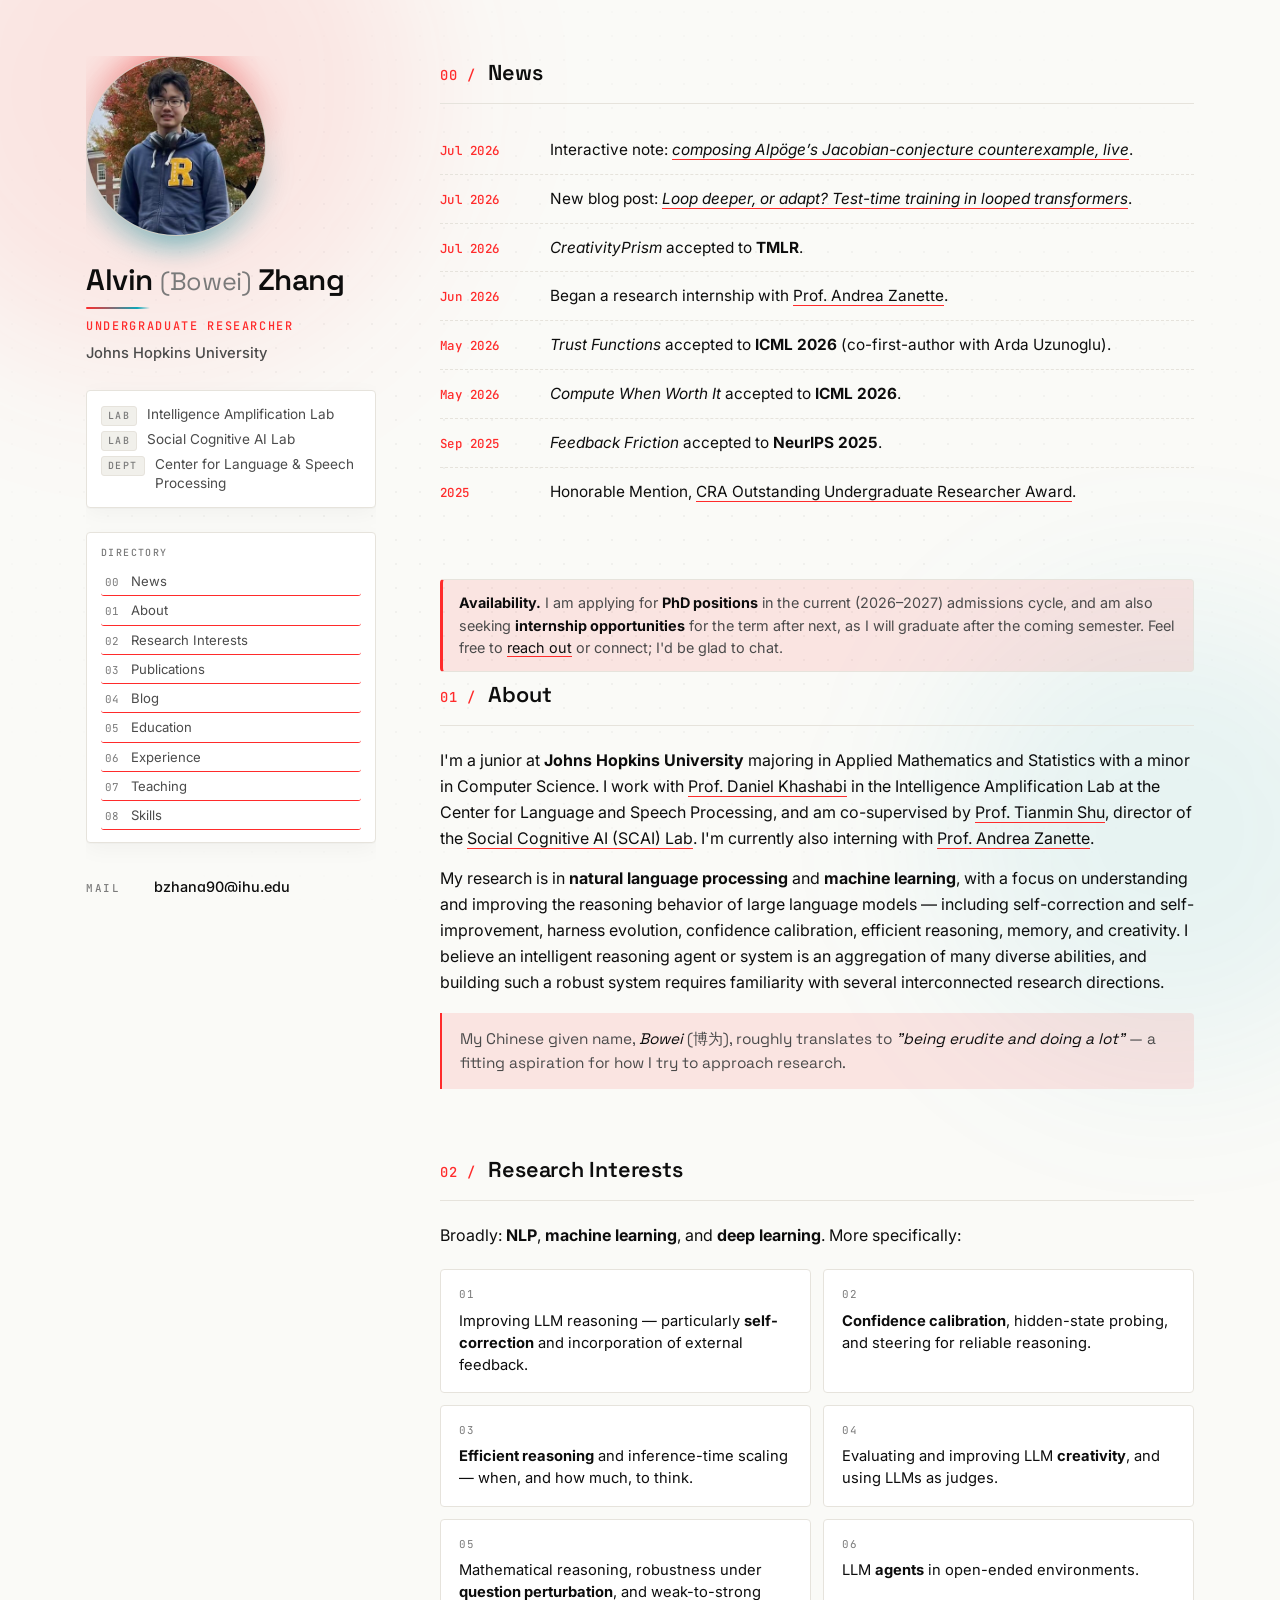
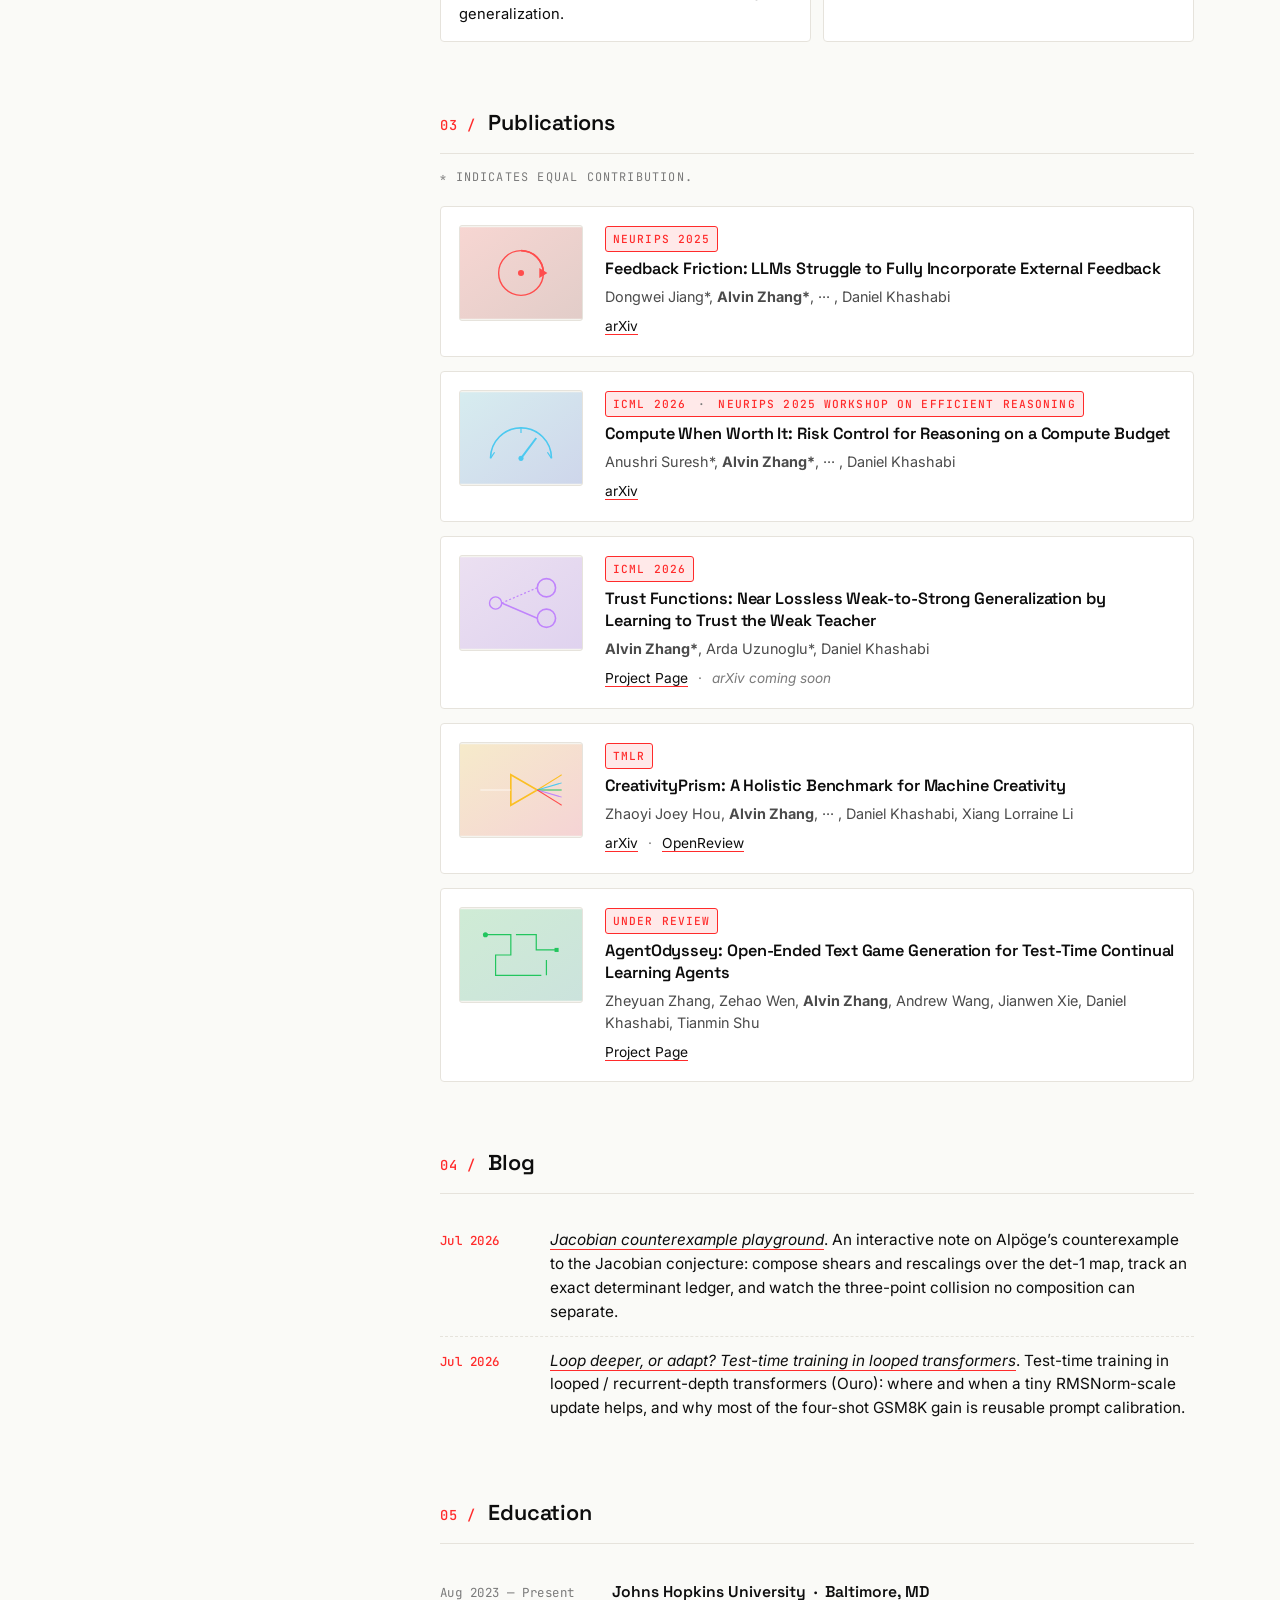
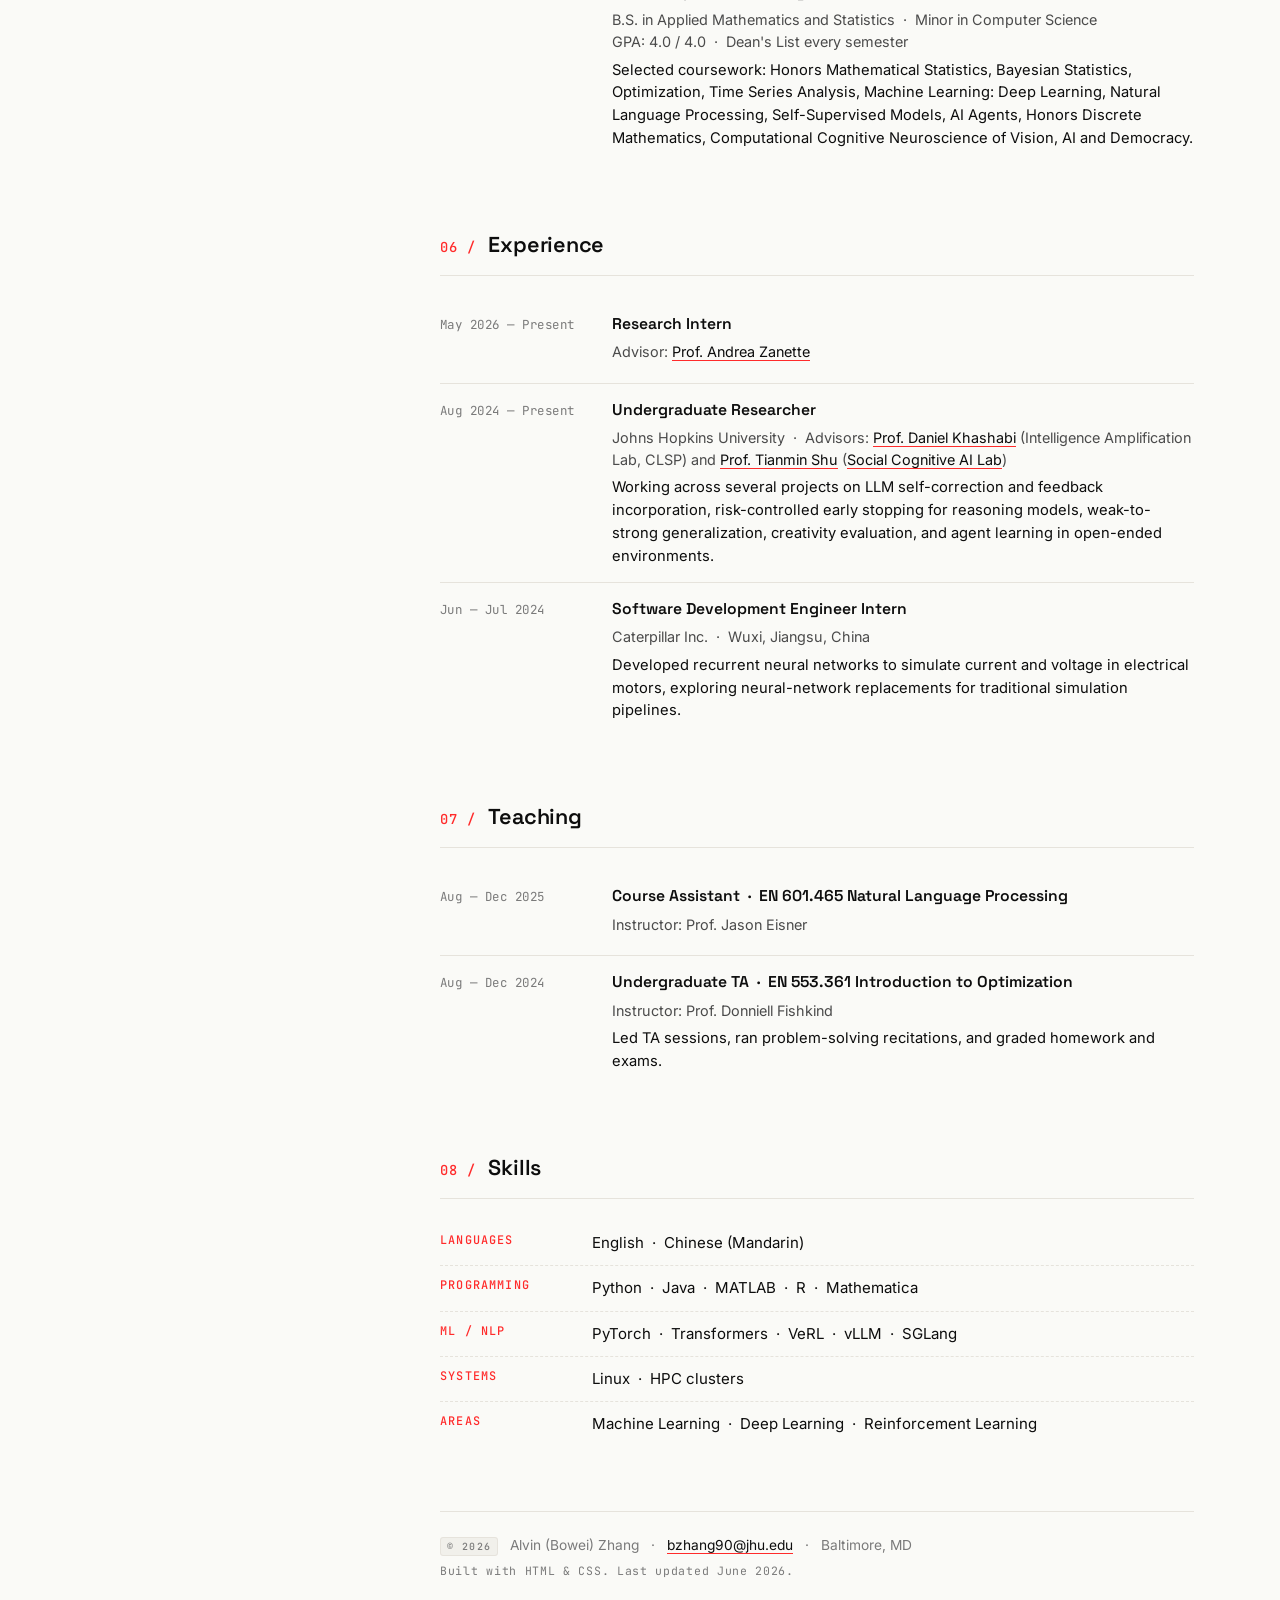
<file: index.html>
<!DOCTYPE html>
<html lang="en" data-theme="auto">
<head>
    <meta charset="UTF-8">
    <meta name="viewport" content="width=device-width, initial-scale=1.0">
    <title>Alvin (Bowei) Zhang</title>
    <meta name="description" content="Alvin (Bowei) Zhang — Undergraduate researcher at Johns Hopkins University working on LLM reasoning, self-correction, efficient inference, and creativity.">
    <meta name="author" content="Alvin (Bowei) Zhang">

    <!-- Open Graph / social -->
    <meta property="og:type" content="website">
    <meta property="og:title" content="Alvin (Bowei) Zhang">
    <meta property="og:description" content="Undergraduate researcher at Johns Hopkins University working on LLM reasoning, self-correction, and efficient inference.">
    <meta property="og:url" content="https://alvinzh04.github.io">
    <meta property="og:image" content="https://alvinzh04.github.io/photo.jpg">
    <meta name="twitter:card" content="summary_large_image">
    <meta name="twitter:title" content="Alvin (Bowei) Zhang">
    <meta name="twitter:description" content="Undergraduate researcher at Johns Hopkins University working on LLM reasoning, self-correction, and efficient inference.">
    <meta name="twitter:image" content="https://alvinzh04.github.io/photo.jpg">

    <!-- Favicon — monogram tile -->
    <link rel="icon" type="image/svg+xml" href="data:image/svg+xml,%3Csvg xmlns='http://www.w3.org/2000/svg' viewBox='0 0 64 64'%3E%3Crect width='64' height='64' rx='10' fill='%23ff2b2b'/%3E%3Ctext x='50%25' y='54%25' text-anchor='middle' dominant-baseline='middle' font-family='Space Grotesk, Inter, sans-serif' font-weight='700' font-size='32' fill='%23ffffff'%3EBZ%3C/text%3E%3C/svg%3E">

    <!-- Theme bootstrap — sets data-theme before paint to avoid flash -->
    <script>
        (function () {
            try {
                var stored = localStorage.getItem('theme');
                var prefersDark = window.matchMedia('(prefers-color-scheme: dark)').matches;
                var theme = stored || (prefersDark ? 'dark' : 'light');
                document.documentElement.setAttribute('data-theme', theme);
            } catch (e) {}
        })();
    </script>

    <link rel="stylesheet" href="styles.css">

    <!-- Fonts -->
    <link rel="preconnect" href="https://fonts.googleapis.com">
    <link rel="preconnect" href="https://fonts.gstatic.com" crossorigin>
    <link href="https://fonts.googleapis.com/css2?family=Space+Grotesk:wght@400;500;600;700&family=Inter:wght@300;400;500;600&family=JetBrains+Mono:wght@400;500;600&display=swap" rel="stylesheet">
</head>
<body>

    <div class="bg-grid" aria-hidden="true"></div>
    <div class="bg-orb bg-orb-1" aria-hidden="true"></div>
    <div class="bg-orb bg-orb-2" aria-hidden="true"></div>

    <div class="layout">

        <!-- ====================================================================== -->
        <!-- SIDEBAR                                                                -->
        <!-- ====================================================================== -->
        <aside class="sidebar">
            <div class="sidebar-inner">

                <div class="photo-wrap">
                    <div class="photo-glow" aria-hidden="true"></div>
                    <img src="photo.jpg" alt="Alvin (Bowei) Zhang" class="photo" width="180" height="180">
                </div>

                <div class="name-block">
                    <h1 class="name">Alvin <span class="name-cn">(Bowei)</span> Zhang</h1>
                    <div class="name-rule" aria-hidden="true"></div>
                    <p class="tagline">Undergraduate Researcher</p>
                    <p class="institution">Johns Hopkins University</p>
                </div>

                <div class="affil-block">
                    <p class="affil-line"><span class="mono-mini">LAB</span> Intelligence Amplification Lab</p>
                    <p class="affil-line"><span class="mono-mini">LAB</span> Social Cognitive AI Lab</p>
                    <p class="affil-line"><span class="mono-mini">DEPT</span> Center for Language &amp; Speech Processing</p>
                </div>

                <nav class="site-nav" aria-label="Section directory">
                    <p class="site-nav-title">Directory</p>
                    <a href="#news"><span class="n">00</span> News</a>
                    <a href="#about"><span class="n">01</span> About</a>
                    <a href="#interests"><span class="n">02</span> Research Interests</a>
                    <a href="#publications"><span class="n">03</span> Publications</a>
                    <a href="#blog"><span class="n">04</span> Blog</a>
                    <a href="#education"><span class="n">05</span> Education</a>
                    <a href="#experience"><span class="n">06</span> Experience</a>
                    <a href="#teaching"><span class="n">07</span> Teaching</a>
                    <a href="#skills"><span class="n">08</span> Skills</a>
                </nav>

                <div class="contact-block">
                    <a class="contact-item" href="mailto:bzhang90@jhu.edu">
                        <span class="contact-key">mail</span>
                        <span class="contact-val">bzhang90@jhu.edu</span>
                    </a>
                    <a class="contact-item" href="https://scholar.google.com/citations?user=BLkk5kYAAAAJ&hl=en" target="_blank" rel="noopener">
                        <span class="contact-key">scholar</span>
                        <span class="contact-val">Google Scholar &rarr;</span>
                    </a>
                    <a class="contact-item" href="https://github.com/AlvinZH04" target="_blank" rel="noopener">
                        <span class="contact-key">github</span>
                        <span class="contact-val">AlvinZH04 &rarr;</span>
                    </a>
                </div>

                <a class="cv-button" href="cv.pdf" target="_blank" rel="noopener">
                    <span class="cv-button-label">Download CV</span>
                    <span class="cv-button-meta">PDF · May 2026</span>
                </a>

                <div class="sidebar-foot">
                    <button class="theme-toggle" type="button" id="themeToggle" aria-label="Toggle dark mode">
                        <span class="theme-icon theme-icon-light" aria-hidden="true">◐</span>
                        <span class="theme-label" id="themeLabel">Theme</span>
                    </button>
                    <p class="loc">Baltimore, MD</p>
                </div>

            </div>
        </aside>

        <!-- ====================================================================== -->
        <!-- MAIN                                                                   -->
        <!-- ====================================================================== -->
        <main class="main">

            <!-- ============================ NEWS ============================ -->
            <section class="section section-news" id="news">
                <div class="section-head">
                    <span class="section-num">00 /</span>
                    <h2 class="section-title">News</h2>
                </div>

                <ul class="news-list">
                    <li class="news-item">
                        <span class="news-date">Jul 2026</span>
                        <span class="news-text">
                            Interactive note:
                            <a href="jacobian-playground/"><em>composing Alpöge&rsquo;s Jacobian-conjecture counterexample, live</em></a>.
                        </span>
                    </li>
                    <li class="news-item">
                        <span class="news-date">Jul 2026</span>
                        <span class="news-text">
                            New blog post:
                            <a href="blog/looped-ttt.html"><em>Loop deeper, or adapt? Test-time training in looped transformers</em></a>.
                        </span>
                    </li>
                    <li class="news-item">
                        <span class="news-date">Jul 2026</span>
                        <span class="news-text">
                            <em>CreativityPrism</em> accepted to <strong>TMLR</strong>.
                        </span>
                    </li>
                    <li class="news-item">
                        <span class="news-date">Jun 2026</span>
                        <span class="news-text">
                            Began a research internship with
                            <a href="https://azanette.com/" target="_blank" rel="noopener">Prof. Andrea Zanette</a>.
                        </span>
                    </li>
                    <li class="news-item">
                        <span class="news-date">May 2026</span>
                        <span class="news-text">
                            <em>Trust Functions</em> accepted to <strong>ICML 2026</strong>
                            (co-first-author with Arda Uzunoglu).
                        </span>
                    </li>
                    <li class="news-item">
                        <span class="news-date">May 2026</span>
                        <span class="news-text">
                            <em>Compute When Worth It</em> accepted to <strong>ICML 2026</strong>.
                        </span>
                    </li>
                    <li class="news-item">
                        <span class="news-date">Sep 2025</span>
                        <span class="news-text">
                            <em>Feedback Friction</em> accepted to <strong>NeurIPS 2025</strong>.
                        </span>
                    </li>
                    <li class="news-item">
                        <span class="news-date">2025</span>
                        <span class="news-text">
                            Honorable Mention,
                            <a href="https://cra.org/about/awards/outstanding-undergraduate-researcher-award/" target="_blank" rel="noopener">CRA Outstanding Undergraduate Researcher Award</a>.
                        </span>
                    </li>
                </ul>
            </section>

            <p class="availability">
                <strong>Availability.</strong> I am applying for <strong>PhD positions</strong> in the
                current (2026&ndash;2027) admissions cycle, and am also seeking <strong>internship
                opportunities</strong> for the term after next, as I will graduate after the coming semester.
                Feel free to <a href="mailto:bzhang90@jhu.edu">reach out</a> or connect; I'd be glad to chat.
            </p>

            <!-- ============================ ABOUT ============================ -->
            <section class="section" id="about">
                <div class="section-head">
                    <span class="section-num">01 /</span>
                    <h2 class="section-title">About</h2>
                </div>

                <div class="prose">
                    <p>
                        I'm a junior at <strong>Johns Hopkins University</strong> majoring in Applied Mathematics
                        and Statistics with a minor in Computer Science. I work with
                        <a href="https://danielkhashabi.com/" target="_blank" rel="noopener">Prof. Daniel Khashabi</a>
                        in the Intelligence Amplification Lab at the Center for Language and Speech Processing,
                        and am co-supervised by
                        <a href="https://www.tshu.io/" target="_blank" rel="noopener">Prof. Tianmin Shu</a>,
                        director of the
                        <a href="https://scai.cs.jhu.edu/" target="_blank" rel="noopener">Social Cognitive AI (SCAI) Lab</a>.
                        I'm currently also interning with
                        <a href="https://azanette.com/" target="_blank" rel="noopener">Prof. Andrea Zanette</a>.
                    </p>
                    <p>
                        My research is in <strong>natural language processing</strong> and
                        <strong>machine learning</strong>, with a focus on understanding and improving the reasoning
                        behavior of large language models — including self-correction and self-improvement,
                        harness evolution, confidence calibration, efficient reasoning, memory, and creativity.
                        I believe an intelligent reasoning agent or system is an aggregation of many diverse
                        abilities, and building such a robust system requires familiarity with several
                        interconnected research directions.
                    </p>
                    <aside class="name-note">
                        My Chinese given name, <em>Bowei</em> (博为), roughly translates to
                        <em>"being erudite and doing a lot"</em> — a fitting aspiration for how
                        I try to approach research.
                    </aside>
                </div>
            </section>

            <!-- ============================ RESEARCH INTERESTS ============================ -->
            <section class="section" id="interests">
                <div class="section-head">
                    <span class="section-num">02 /</span>
                    <h2 class="section-title">Research Interests</h2>
                </div>

                <p class="prose">
                    Broadly: <strong>NLP</strong>, <strong>machine learning</strong>, and
                    <strong>deep learning</strong>. More specifically:
                </p>

                <ul class="interest-grid">
                    <li class="interest-card">
                        <span class="interest-num">01</span>
                        <p>Improving LLM reasoning — particularly <strong>self-correction</strong> and incorporation of external feedback.</p>
                    </li>
                    <li class="interest-card">
                        <span class="interest-num">02</span>
                        <p><strong>Confidence calibration</strong>, hidden-state probing, and steering for reliable reasoning.</p>
                    </li>
                    <li class="interest-card">
                        <span class="interest-num">03</span>
                        <p><strong>Efficient reasoning</strong> and inference-time scaling — when, and how much, to think.</p>
                    </li>
                    <li class="interest-card">
                        <span class="interest-num">04</span>
                        <p>Evaluating and improving LLM <strong>creativity</strong>, and using LLMs as judges.</p>
                    </li>
                    <li class="interest-card">
                        <span class="interest-num">05</span>
                        <p>Mathematical reasoning, robustness under <strong>question perturbation</strong>, and weak-to-strong generalization.</p>
                    </li>
                    <li class="interest-card">
                        <span class="interest-num">06</span>
                        <p>LLM <strong>agents</strong> in open-ended environments.</p>
                    </li>
                </ul>
            </section>

            <!-- ============================ PUBLICATIONS ============================ -->
            <section class="section" id="publications">
                <div class="section-head">
                    <span class="section-num">03 /</span>
                    <h2 class="section-title">Publications</h2>
                </div>

                <p class="prose-mini"><span class="mono-mini">*</span> indicates equal contribution.</p>

                <!-- Feedback Friction -->
                <article class="pub-card">
                    <div class="pub-thumb pub-thumb-ff" aria-hidden="true">
                        <svg viewBox="0 0 120 90" xmlns="http://www.w3.org/2000/svg">
                            <defs>
                                <linearGradient id="g-ff" x1="0" y1="0" x2="1" y2="1">
                                    <stop offset="0%" stop-color="#ff4d4d"/>
                                    <stop offset="100%" stop-color="#8b1a1a"/>
                                </linearGradient>
                            </defs>
                            <rect width="120" height="90" fill="url(#g-ff)" opacity="0.18"/>
                            <circle cx="60" cy="45" r="22" fill="none" stroke="#ff4d4d" stroke-width="1.4"/>
                            <path d="M60 23 A22 22 0 0 1 82 45" fill="none" stroke="#ff4d4d" stroke-width="1.8"/>
                            <polygon points="78,40 86,45 78,50" fill="#ff4d4d"/>
                            <circle cx="60" cy="45" r="3" fill="#ff4d4d"/>
                        </svg>
                    </div>
                    <div class="pub-body">
                        <span class="pub-venue-tag">NeurIPS 2025</span>
                        <h3 class="pub-title">Feedback Friction: LLMs Struggle to Fully Incorporate External Feedback</h3>
                        <p class="pub-authors">
                            Dongwei Jiang*, <strong>Alvin Zhang*</strong>, ··· , Daniel Khashabi
                        </p>
                        <p class="pub-links">
                            <a href="https://arxiv.org/abs/2506.11930" target="_blank" rel="noopener">arXiv</a>
                        </p>
                    </div>
                </article>

                <!-- Compute When Worth It -->
                <article class="pub-card">
                    <div class="pub-thumb pub-thumb-cw" aria-hidden="true">
                        <svg viewBox="0 0 120 90" xmlns="http://www.w3.org/2000/svg">
                            <defs>
                                <linearGradient id="g-cw" x1="0" y1="0" x2="1" y2="1">
                                    <stop offset="0%" stop-color="#4cc9f0"/>
                                    <stop offset="100%" stop-color="#1d4ed8"/>
                                </linearGradient>
                            </defs>
                            <rect width="120" height="90" fill="url(#g-cw)" opacity="0.18"/>
                            <path d="M30 65 A30 30 0 0 1 90 65" fill="none" stroke="#4cc9f0" stroke-width="1.6"/>
                            <line x1="30" y1="65" x2="34" y2="59" stroke="#4cc9f0" stroke-width="1.2"/>
                            <line x1="90" y1="65" x2="86" y2="59" stroke="#4cc9f0" stroke-width="1.2"/>
                            <line x1="60" y1="35" x2="60" y2="40" stroke="#4cc9f0" stroke-width="1.2"/>
                            <line x1="60" y1="65" x2="75" y2="45" stroke="#4cc9f0" stroke-width="2"/>
                            <circle cx="60" cy="65" r="2.5" fill="#4cc9f0"/>
                        </svg>
                    </div>
                    <div class="pub-body">
                        <span class="pub-venue-tag">ICML 2026 <span class="venue-sep">·</span> NeurIPS 2025 Workshop on Efficient Reasoning</span>
                        <h3 class="pub-title">Compute When Worth It: Risk Control for Reasoning on a Compute Budget</h3>
                        <p class="pub-authors">
                            Anushri Suresh*, <strong>Alvin Zhang*</strong>, ··· , Daniel Khashabi
                        </p>
                        <p class="pub-links">
                            <a href="https://arxiv.org/abs/2602.03814" target="_blank" rel="noopener">arXiv</a>
                        </p>
                    </div>
                </article>

                <!-- Trust Functions -->
                <article class="pub-card">
                    <div class="pub-thumb pub-thumb-tf" aria-hidden="true">
                        <svg viewBox="0 0 120 90" xmlns="http://www.w3.org/2000/svg">
                            <defs>
                                <linearGradient id="g-tf" x1="0" y1="0" x2="1" y2="1">
                                    <stop offset="0%" stop-color="#c084fc"/>
                                    <stop offset="100%" stop-color="#7c3aed"/>
                                </linearGradient>
                            </defs>
                            <rect width="120" height="90" fill="url(#g-tf)" opacity="0.18"/>
                            <circle cx="35" cy="45" r="6" fill="none" stroke="#c084fc" stroke-width="1.4"/>
                            <circle cx="85" cy="30" r="9" fill="none" stroke="#c084fc" stroke-width="1.6"/>
                            <circle cx="85" cy="60" r="9" fill="none" stroke="#c084fc" stroke-width="1.6"/>
                            <line x1="41" y1="45" x2="76" y2="30" stroke="#c084fc" stroke-width="1.2" stroke-dasharray="2 2"/>
                            <line x1="41" y1="45" x2="76" y2="60" stroke="#c084fc" stroke-width="1.4"/>
                        </svg>
                    </div>
                    <div class="pub-body">
                        <span class="pub-venue-tag">ICML 2026</span>
                        <h3 class="pub-title">Trust Functions: Near Lossless Weak-to-Strong Generalization by Learning to Trust the Weak Teacher</h3>
                        <p class="pub-authors">
                            <strong>Alvin Zhang*</strong>, Arda Uzunoglu*, Daniel Khashabi
                        </p>
                        <p class="pub-links">
                            <a href="https://ardauzunoglu.github.io/trust-functions/" target="_blank" rel="noopener">Project Page</a>
                            <span class="link-sep">·</span>
                            <span class="muted">arXiv coming soon</span>
                        </p>
                    </div>
                </article>

                <!-- CreativityPrism -->
                <article class="pub-card">
                    <div class="pub-thumb pub-thumb-cp" aria-hidden="true">
                        <svg viewBox="0 0 120 90" xmlns="http://www.w3.org/2000/svg">
                            <defs>
                                <linearGradient id="g-cp" x1="0" y1="0" x2="1" y2="1">
                                    <stop offset="0%" stop-color="#fbbf24"/>
                                    <stop offset="100%" stop-color="#f43f5e"/>
                                </linearGradient>
                            </defs>
                            <rect width="120" height="90" fill="url(#g-cp)" opacity="0.18"/>
                            <polygon points="50,30 50,60 76,45" fill="none" stroke="#fbbf24" stroke-width="1.6"/>
                            <line x1="20" y1="45" x2="50" y2="45" stroke="#ffffff" stroke-opacity="0.7" stroke-width="1.2"/>
                            <line x1="76" y1="45" x2="100" y2="30" stroke="#fbbf24" stroke-width="1"/>
                            <line x1="76" y1="45" x2="100" y2="38" stroke="#4cc9f0" stroke-width="1"/>
                            <line x1="76" y1="45" x2="100" y2="45" stroke="#22c55e" stroke-width="1"/>
                            <line x1="76" y1="45" x2="100" y2="52" stroke="#c084fc" stroke-width="1"/>
                            <line x1="76" y1="45" x2="100" y2="60" stroke="#ff4d4d" stroke-width="1"/>
                        </svg>
                    </div>
                    <div class="pub-body">
                        <span class="pub-venue-tag">TMLR</span>
                        <h3 class="pub-title">CreativityPrism: A Holistic Benchmark for Machine Creativity</h3>
                        <p class="pub-authors">
                            Zhaoyi Joey Hou, <strong>Alvin Zhang</strong>, ··· , Daniel Khashabi, Xiang Lorraine Li
                        </p>
                        <p class="pub-links">
                            <a href="https://arxiv.org/pdf/2510.20091" target="_blank" rel="noopener">arXiv</a>
                            <span class="link-sep">·</span>
                            <a href="https://openreview.net/forum?id=3pfsQcEtNC" target="_blank" rel="noopener">OpenReview</a>
                        </p>
                    </div>
                </article>

                <!-- AgentOdyssey -->
                <article class="pub-card">
                    <div class="pub-thumb pub-thumb-ao" aria-hidden="true">
                        <svg viewBox="0 0 120 90" xmlns="http://www.w3.org/2000/svg">
                            <defs>
                                <linearGradient id="g-ao" x1="0" y1="0" x2="1" y2="1">
                                    <stop offset="0%" stop-color="#22c55e"/>
                                    <stop offset="100%" stop-color="#0d9488"/>
                                </linearGradient>
                            </defs>
                            <rect width="120" height="90" fill="url(#g-ao)" opacity="0.18"/>
                            <g stroke="#22c55e" stroke-width="1.2" fill="none">
                                <path d="M25 25 H50 V45 H35 V65 H80"/>
                                <path d="M55 25 H75 V40 H95"/>
                                <path d="M85 65 V50"/>
                            </g>
                            <circle cx="25" cy="25" r="2.5" fill="#22c55e"/>
                            <rect x="93" y="38" width="4" height="4" fill="#22c55e"/>
                        </svg>
                    </div>
                    <div class="pub-body">
                        <span class="pub-venue-tag">Under review</span>
                        <h3 class="pub-title">AgentOdyssey: Open-Ended Text Game Generation for Test-Time Continual Learning Agents</h3>
                        <p class="pub-authors">
                            Zheyuan Zhang, Zehao Wen, <strong>Alvin Zhang</strong>, Andrew Wang, Jianwen Xie, Daniel Khashabi, Tianmin Shu
                        </p>
                        <p class="pub-links">
                            <a href="https://agentodyssey.github.io/" target="_blank" rel="noopener">Project Page</a>
                        </p>
                    </div>
                </article>

            </section>

            <!-- ============================ BLOG ============================ -->
            <section class="section" id="blog">
                <div class="section-head">
                    <span class="section-num">04 /</span>
                    <h2 class="section-title">Blog</h2>
                </div>

                <ul class="news-list">
                    <li class="news-item">
                        <span class="news-date">Jul 2026</span>
                        <span class="news-text">
                            <a href="jacobian-playground/"><em>Jacobian counterexample playground</em></a>.
                            An interactive note on Alpöge&rsquo;s counterexample to the Jacobian conjecture:
                            compose shears and rescalings over the det-1 map, track an exact determinant ledger,
                            and watch the three-point collision no composition can separate.
                        </span>
                    </li>
                    <li class="news-item">
                        <span class="news-date">Jul 2026</span>
                        <span class="news-text">
                            <a href="blog/looped-ttt.html"><em>Loop deeper, or adapt? Test-time training in looped transformers</em></a>.
                            Test-time training in looped / recurrent-depth transformers (Ouro): where and when a tiny
                            RMSNorm-scale update helps, and why most of the four-shot GSM8K gain is reusable prompt calibration.
                        </span>
                    </li>
                </ul>
            </section>

            <!-- ============================ EDUCATION ============================ -->
            <section class="section" id="education">
                <div class="section-head">
                    <span class="section-num">05 /</span>
                    <h2 class="section-title">Education</h2>
                </div>

                <div class="entry">
                    <div class="entry-date">Aug 2023 — Present</div>
                    <div class="entry-body">
                        <p class="entry-title">Johns Hopkins University &nbsp;·&nbsp; Baltimore, MD</p>
                        <p class="entry-sub">
                            B.S. in Applied Mathematics and Statistics &nbsp;·&nbsp; Minor in Computer Science<br>
                            GPA: 4.0 / 4.0 &nbsp;·&nbsp; Dean's List every semester
                        </p>
                        <p class="entry-detail">
                            Selected coursework: Honors Mathematical Statistics, Bayesian Statistics, Optimization,
                            Time Series Analysis, Machine Learning: Deep Learning, Natural Language Processing,
                            Self-Supervised Models, AI Agents, Honors Discrete Mathematics,
                            Computational Cognitive Neuroscience of Vision, AI and Democracy.
                        </p>
                    </div>
                </div>
            </section>

            <!-- ============================ EXPERIENCE ============================ -->
            <section class="section" id="experience">
                <div class="section-head">
                    <span class="section-num">06 /</span>
                    <h2 class="section-title">Experience</h2>
                </div>

                <div class="entry">
                    <div class="entry-date">May 2026 — Present</div>
                    <div class="entry-body">
                        <p class="entry-title">Research Intern</p>
                        <p class="entry-sub">
                            Advisor:
                            <a href="https://azanette.com/" target="_blank" rel="noopener">Prof. Andrea Zanette</a>
                        </p>
                    </div>
                </div>

                <div class="entry">
                    <div class="entry-date">Aug 2024 — Present</div>
                    <div class="entry-body">
                        <p class="entry-title">Undergraduate Researcher</p>
                        <p class="entry-sub">
                            Johns Hopkins University &nbsp;·&nbsp; Advisors:
                            <a href="https://danielkhashabi.com/" target="_blank" rel="noopener">Prof. Daniel Khashabi</a>
                            (Intelligence Amplification Lab, CLSP) and
                            <a href="https://www.tshu.io/" target="_blank" rel="noopener">Prof. Tianmin Shu</a>
                            (<a href="https://scai.cs.jhu.edu/" target="_blank" rel="noopener">Social Cognitive AI Lab</a>)
                        </p>
                        <p class="entry-detail">
                            Working across several projects on LLM self-correction and feedback incorporation,
                            risk-controlled early stopping for reasoning models, weak-to-strong generalization,
                            creativity evaluation, and agent learning in open-ended environments.
                        </p>
                    </div>
                </div>

                <div class="entry">
                    <div class="entry-date">Jun — Jul 2024</div>
                    <div class="entry-body">
                        <p class="entry-title">Software Development Engineer Intern</p>
                        <p class="entry-sub">Caterpillar Inc. &nbsp;·&nbsp; Wuxi, Jiangsu, China</p>
                        <p class="entry-detail">
                            Developed recurrent neural networks to simulate current and voltage in electrical motors,
                            exploring neural-network replacements for traditional simulation pipelines.
                        </p>
                    </div>
                </div>
            </section>

            <!-- ============================ TEACHING ============================ -->
            <section class="section" id="teaching">
                <div class="section-head">
                    <span class="section-num">07 /</span>
                    <h2 class="section-title">Teaching</h2>
                </div>

                <div class="entry">
                    <div class="entry-date">Aug — Dec 2025</div>
                    <div class="entry-body">
                        <p class="entry-title">Course Assistant &nbsp;·&nbsp; EN 601.465 Natural Language Processing</p>
                        <p class="entry-sub">Instructor: Prof. Jason Eisner</p>
                    </div>
                </div>

                <div class="entry">
                    <div class="entry-date">Aug — Dec 2024</div>
                    <div class="entry-body">
                        <p class="entry-title">Undergraduate TA &nbsp;·&nbsp; EN 553.361 Introduction to Optimization</p>
                        <p class="entry-sub">Instructor: Prof. Donniell Fishkind</p>
                        <p class="entry-detail">Led TA sessions, ran problem-solving recitations, and graded homework and exams.</p>
                    </div>
                </div>
            </section>

            <!-- ============================ SKILLS ============================ -->
            <section class="section" id="skills">
                <div class="section-head">
                    <span class="section-num">08 /</span>
                    <h2 class="section-title">Skills</h2>
                </div>

                <dl class="skill-grid">
                    <div class="skill-row">
                        <dt>Languages</dt>
                        <dd>English &nbsp;·&nbsp; Chinese (Mandarin)</dd>
                    </div>
                    <div class="skill-row">
                        <dt>Programming</dt>
                        <dd>Python &nbsp;·&nbsp; Java &nbsp;·&nbsp; MATLAB &nbsp;·&nbsp; R &nbsp;·&nbsp; Mathematica</dd>
                    </div>
                    <div class="skill-row">
                        <dt>ML / NLP</dt>
                        <dd>PyTorch &nbsp;·&nbsp; Transformers &nbsp;·&nbsp; VeRL &nbsp;·&nbsp; vLLM &nbsp;·&nbsp; SGLang</dd>
                    </div>
                    <div class="skill-row">
                        <dt>Systems</dt>
                        <dd>Linux &nbsp;·&nbsp; HPC clusters</dd>
                    </div>
                    <div class="skill-row">
                        <dt>Areas</dt>
                        <dd>Machine Learning &nbsp;·&nbsp; Deep Learning &nbsp;·&nbsp; Reinforcement Learning</dd>
                    </div>
                </dl>
            </section>

            <footer class="footer">
                <p class="footer-line">
                    <span class="mono-mini">&copy; 2026</span> &nbsp; Alvin (Bowei) Zhang &nbsp;
                    <span class="footer-sep">·</span> &nbsp;
                    <a href="mailto:bzhang90@jhu.edu">bzhang90@jhu.edu</a> &nbsp;
                    <span class="footer-sep">·</span> &nbsp;
                    Baltimore, MD
                </p>
                <p class="footer-meta">Built with HTML &amp; CSS. Last updated June 2026.</p>
            </footer>

        </main>
    </div>

    <script>
        (function () {
            var toggle = document.getElementById('themeToggle');
            var label = document.getElementById('themeLabel');
            var root = document.documentElement;

            function syncLabel() {
                var t = root.getAttribute('data-theme');
                if (label) label.textContent = (t === 'dark') ? 'Light' : 'Dark';
            }
            syncLabel();

            if (toggle) {
                toggle.addEventListener('click', function () {
                    var current = root.getAttribute('data-theme');
                    var next = (current === 'dark') ? 'light' : 'dark';
                    root.setAttribute('data-theme', next);
                    try { localStorage.setItem('theme', next); } catch (e) {}
                    syncLabel();
                });
            }
        })();
    </script>

</body>
</html>
</file>
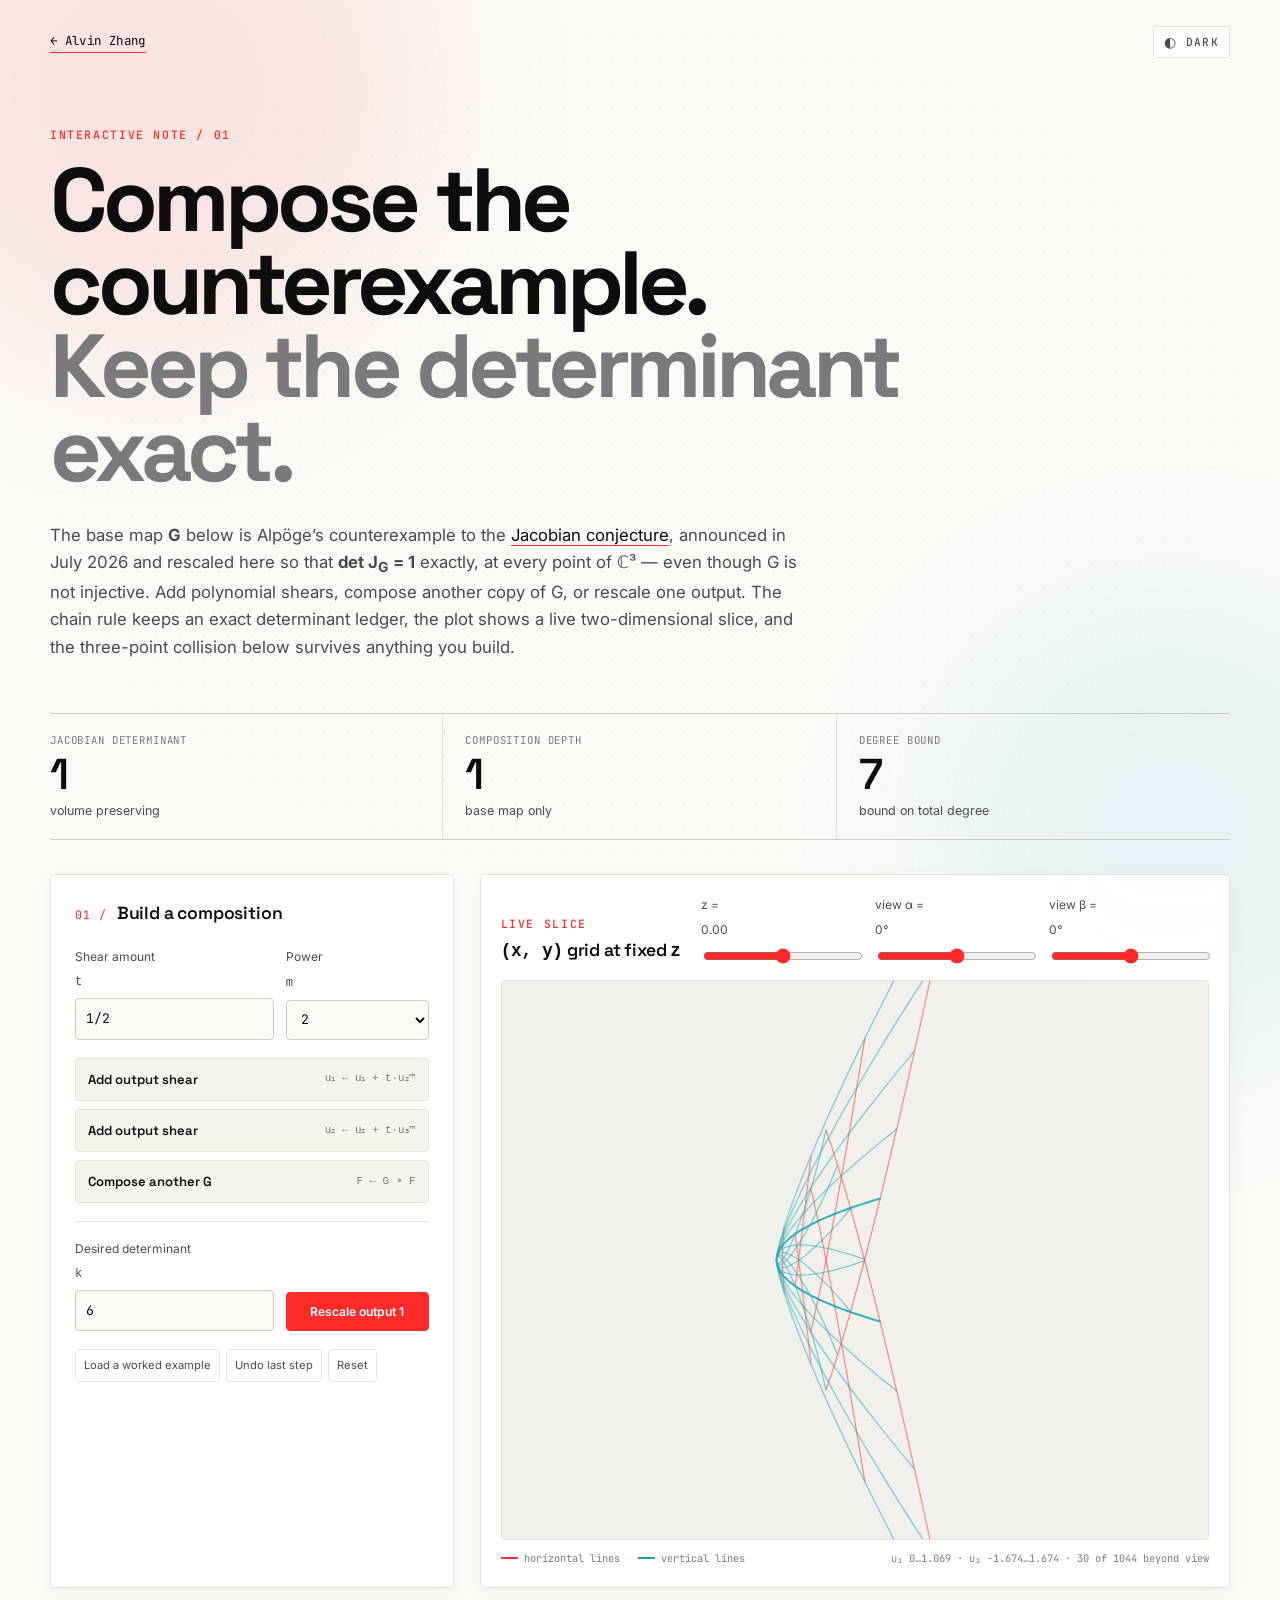
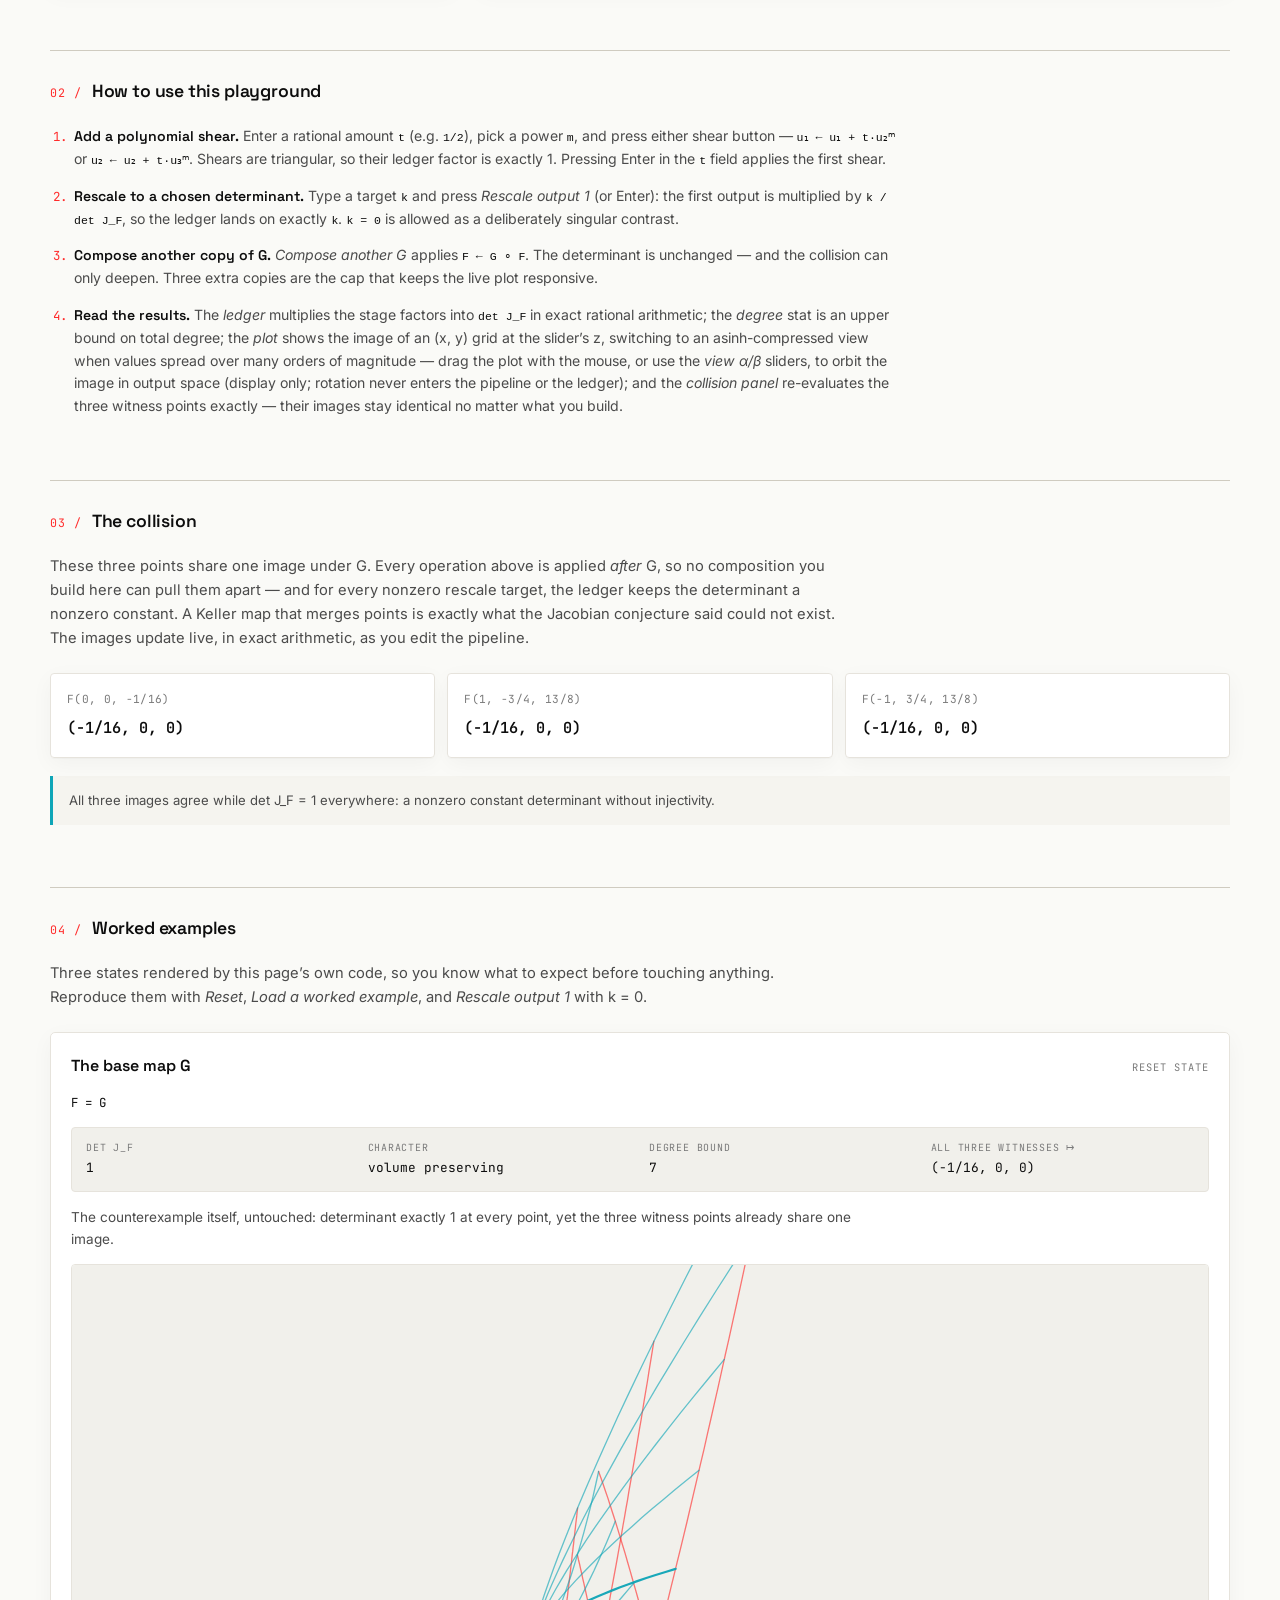
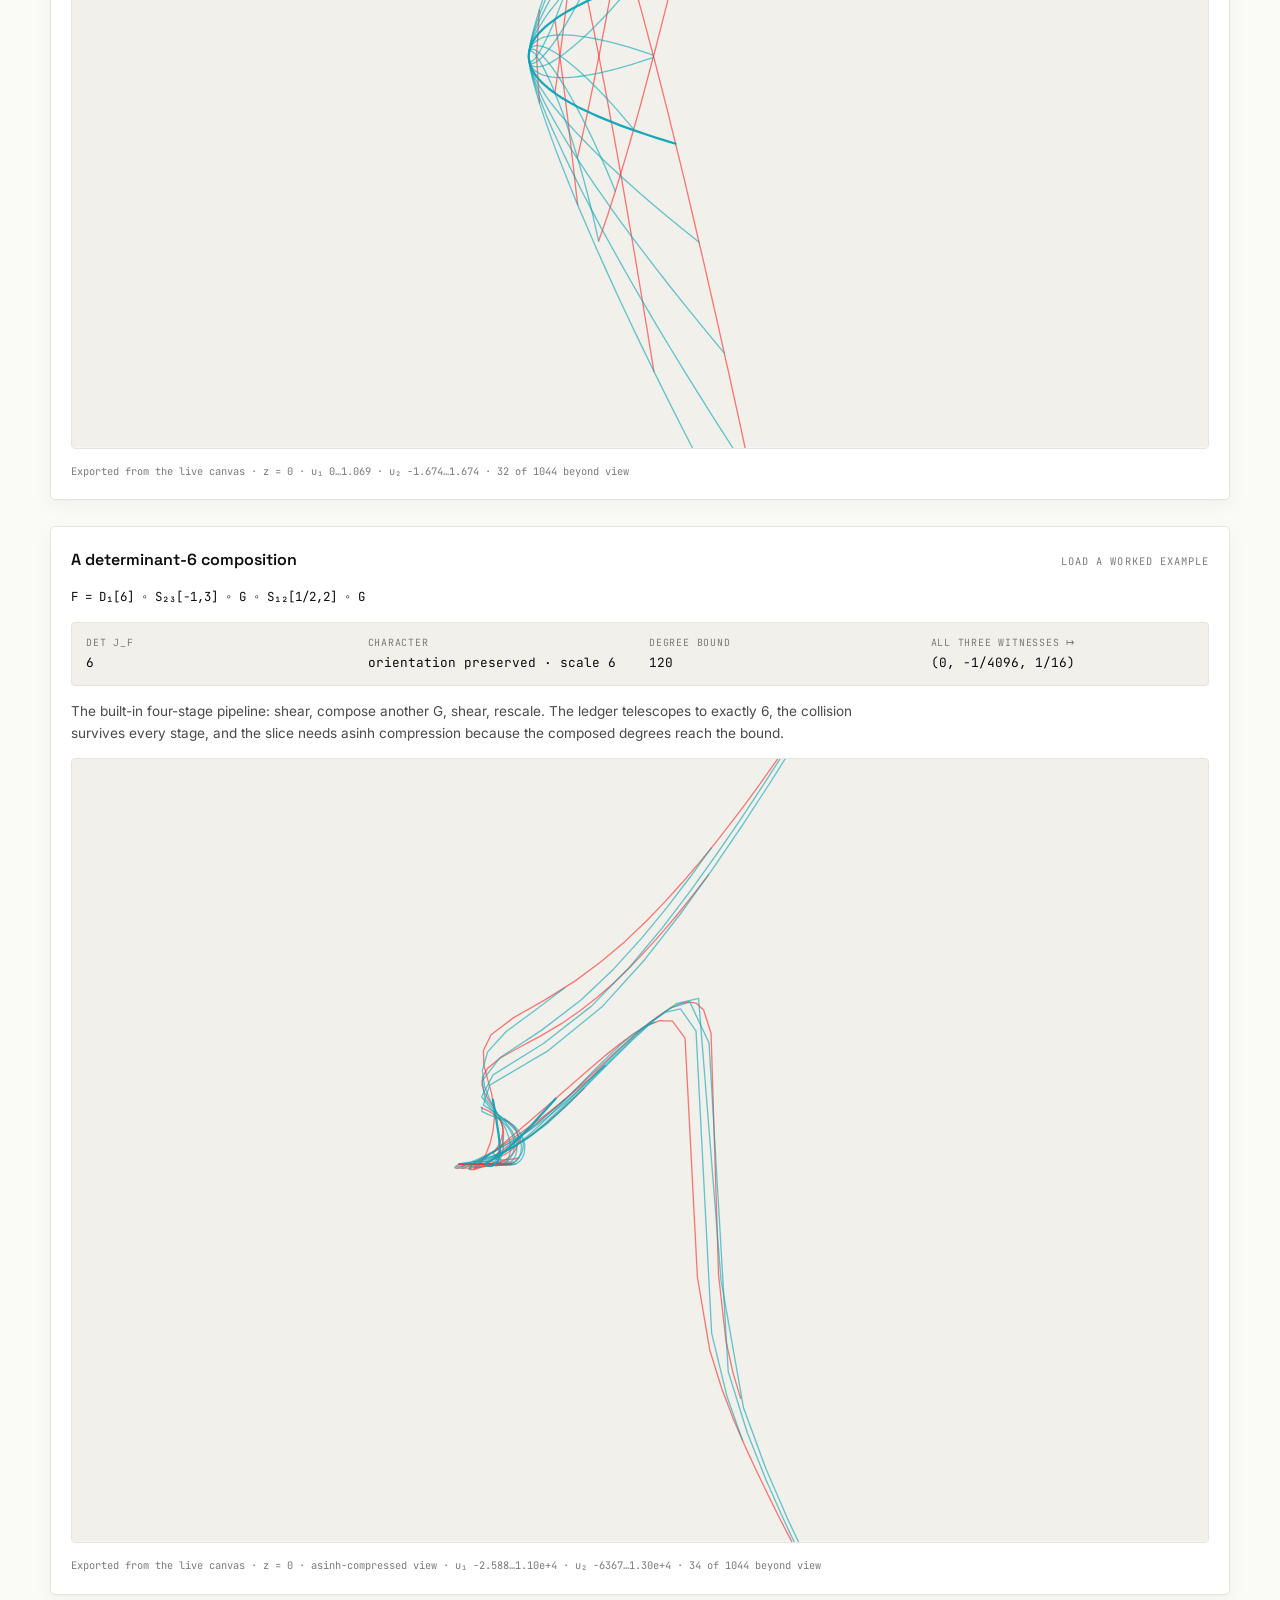
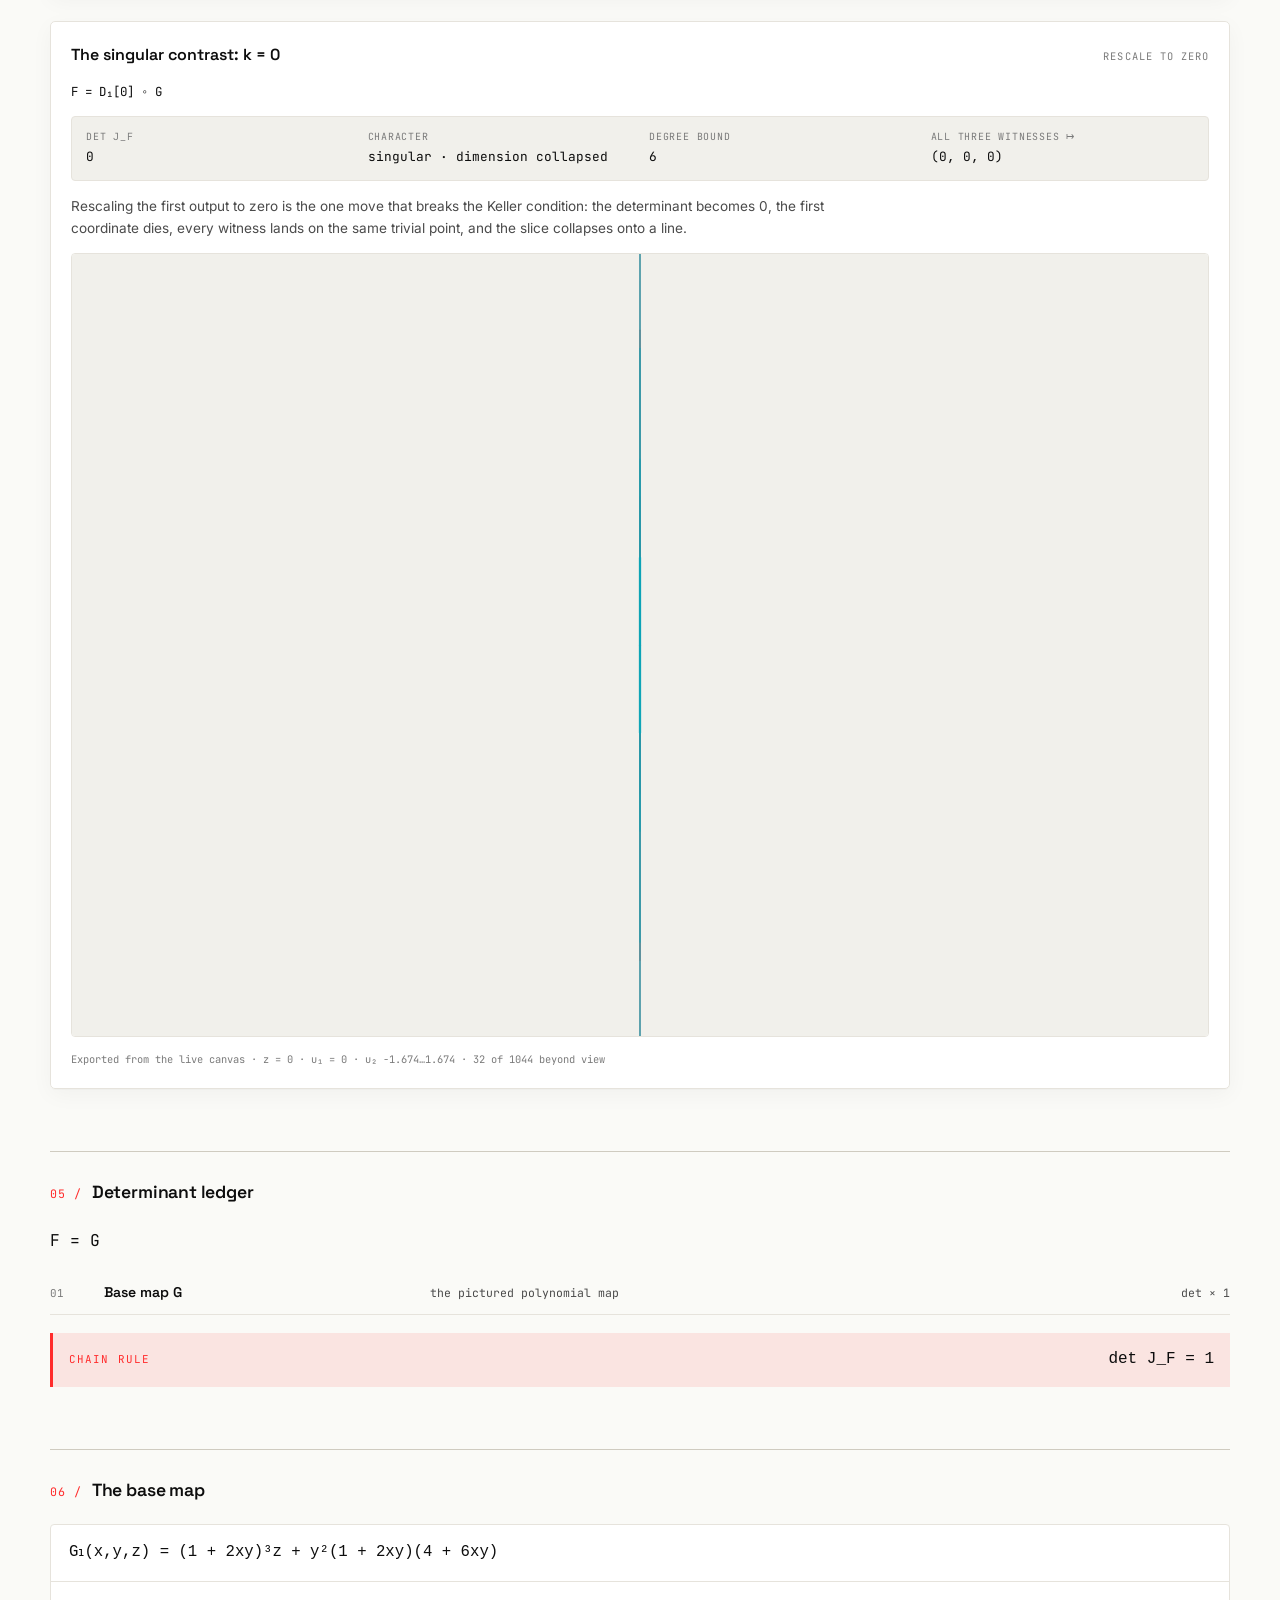
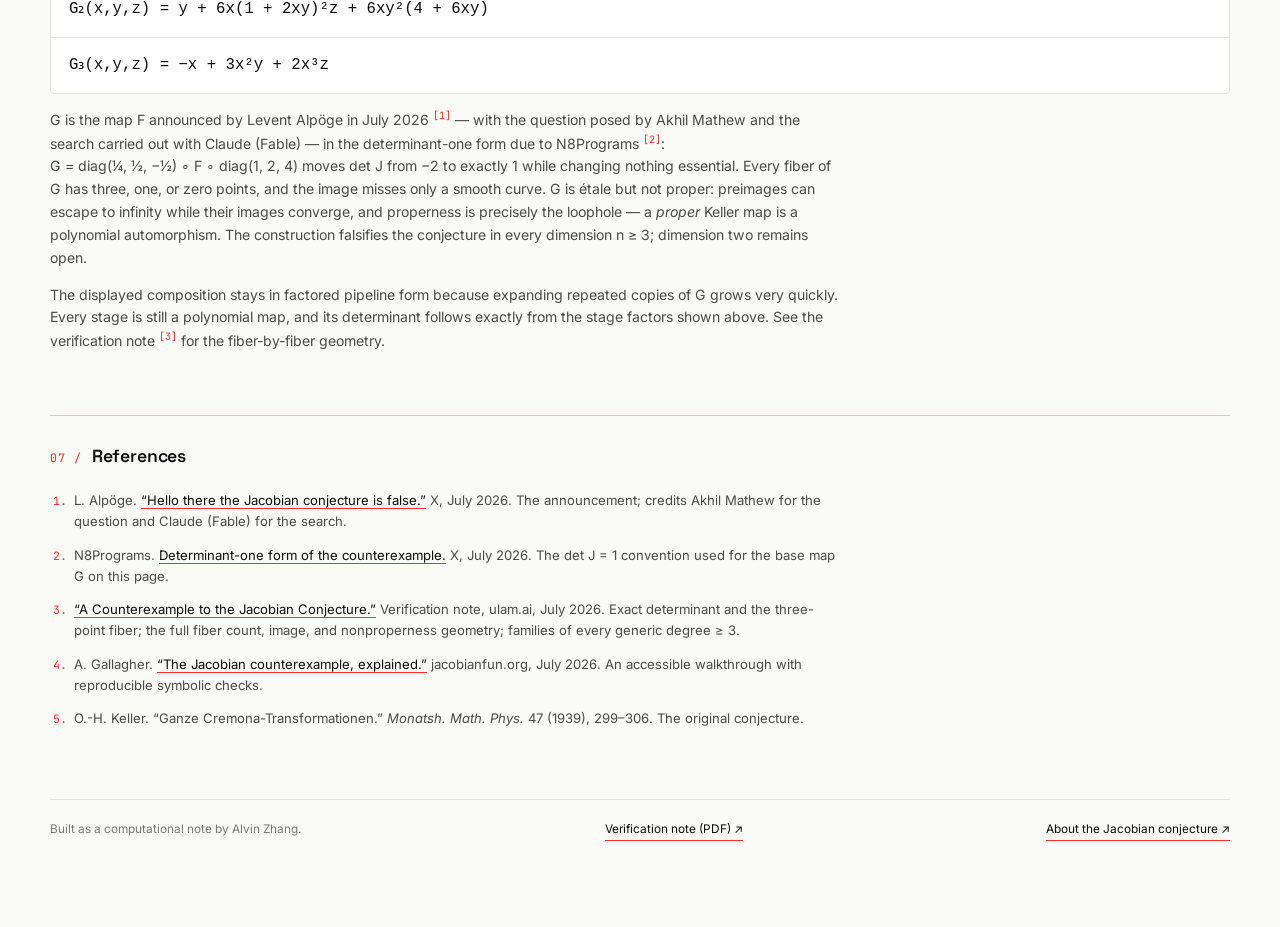
<file: jacobian-playground/index.html>
<!DOCTYPE html>
<html lang="en" data-theme="auto">
<head>
    <meta charset="UTF-8">
    <meta name="viewport" content="width=device-width, initial-scale=1.0">
    <title>Jacobian Counterexample Playground — Alvin Zhang</title>
    <meta name="description" content="An interactive exhibit of Alpöge's July 2026 counterexample to the Jacobian conjecture: compose it with shears and rescalings, keep an exact determinant ledger, and watch three points no composition can separate.">
    <meta name="author" content="Alvin (Bowei) Zhang">

    <meta property="og:type" content="website">
    <meta property="og:title" content="Jacobian Counterexample Playground">
    <meta property="og:description" content="The Jacobian conjecture fell in July 2026. Compose the counterexample live: constant determinant, no inverse.">
    <meta property="og:url" content="https://alvinzh04.github.io/jacobian-playground/">
    <link rel="canonical" href="https://alvinzh04.github.io/jacobian-playground/">
    <meta name="twitter:card" content="summary">

    <link rel="icon" type="image/svg+xml" href="data:image/svg+xml,%3Csvg xmlns='http://www.w3.org/2000/svg' viewBox='0 0 64 64'%3E%3Crect width='64' height='64' rx='10' fill='%23ff2b2b'/%3E%3Ctext x='50%25' y='54%25' text-anchor='middle' dominant-baseline='middle' font-family='sans-serif' font-weight='700' font-size='28' fill='%23ffffff'%3EJ%3C/text%3E%3C/svg%3E">

    <script>
        (function () {
            try {
                var stored = localStorage.getItem('theme');
                var prefersDark = window.matchMedia('(prefers-color-scheme: dark)').matches;
                document.documentElement.setAttribute('data-theme', stored || (prefersDark ? 'dark' : 'light'));
            } catch (e) {}
        })();
    </script>

    <link rel="stylesheet" href="../styles.css">
    <link rel="stylesheet" href="playground.css">
    <link rel="preconnect" href="https://fonts.googleapis.com">
    <link rel="preconnect" href="https://fonts.gstatic.com" crossorigin>
    <link href="https://fonts.googleapis.com/css2?family=Space+Grotesk:wght@400;500;600;700&family=Inter:wght@300;400;500;600&family=JetBrains+Mono:wght@400;500;600&display=swap" rel="stylesheet">
</head>
<body>
    <div class="bg-grid" aria-hidden="true"></div>
    <div class="bg-orb bg-orb-1" aria-hidden="true"></div>
    <div class="bg-orb bg-orb-2" aria-hidden="true"></div>

    <header class="lab-nav">
        <a class="lab-back" href="../">← Alvin Zhang</a>
        <button class="theme-toggle" type="button" id="themeToggle" aria-label="Toggle dark mode">
            <span class="theme-icon" aria-hidden="true">◐</span>
            <span id="themeLabel">Theme</span>
        </button>
    </header>

    <main class="lab-shell">
        <section class="lab-hero">
            <p class="lab-kicker">Interactive note / 01</p>
            <h1>Compose the counterexample.<br><span>Keep the determinant exact.</span></h1>
            <p class="lab-intro">
                The base map <strong>G</strong> below is Alpöge&rsquo;s counterexample to the
                <a href="https://en.wikipedia.org/wiki/Jacobian_conjecture" target="_blank" rel="noopener">Jacobian conjecture</a>,
                announced in July 2026 and rescaled here so that <strong>det&nbsp;J<sub>G</sub>&nbsp;=&nbsp;1</strong>
                exactly, at every point of ℂ³ — even though G is not injective. Add polynomial shears, compose
                another copy of G, or rescale one output. The chain rule keeps an exact determinant ledger, the
                plot shows a live two-dimensional slice, and the three-point collision below survives anything
                you build.
            </p>
        </section>

        <section class="lab-stats" aria-label="Current map summary">
            <div class="lab-stat">
                <span class="lab-stat-label">Jacobian determinant</span>
                <strong id="determinantValue">1</strong>
                <span id="orientationValue">volume preserving</span>
            </div>
            <div class="lab-stat">
                <span class="lab-stat-label">Composition depth</span>
                <strong id="depthValue">1</strong>
                <span id="stepValue">base map only</span>
            </div>
            <div class="lab-stat">
                <span class="lab-stat-label">Degree bound</span>
                <strong id="degreeValue">7</strong>
                <span>bound on total degree</span>
            </div>
        </section>

        <section class="lab-workspace" aria-label="Polynomial map controls and visualization">
            <div class="lab-controls">
                <div class="lab-section-heading">
                    <span>01 /</span>
                    <h2>Build a composition</h2>
                </div>

                <div class="control-pair">
                    <label for="shearAmount">Shear amount <code>t</code>
                        <input id="shearAmount" type="text" inputmode="decimal" value="1/2" autocomplete="off">
                    </label>
                    <label for="shearPower">Power <code>m</code>
                        <select id="shearPower">
                            <option value="2" selected>2</option>
                            <option value="3">3</option>
                            <option value="4">4</option>
                        </select>
                    </label>
                </div>

                <div class="control-actions">
                    <button type="button" data-action="shear12">
                        <span>Add output shear</span>
                        <code>u₁ ← u₁ + t·u₂ᵐ</code>
                    </button>
                    <button type="button" data-action="shear23">
                        <span>Add output shear</span>
                        <code>u₂ ← u₂ + t·u₃ᵐ</code>
                    </button>
                    <button type="button" data-action="compose">
                        <span>Compose another G</span>
                        <code>F ← G ∘ F</code>
                    </button>
                </div>

                <div class="rescale-control">
                    <label for="targetDeterminant">Desired determinant <code>k</code>
                        <input id="targetDeterminant" type="text" inputmode="decimal" value="6" autocomplete="off">
                    </label>
                    <button type="button" class="primary-action" data-action="rescale">Rescale output 1</button>
                </div>

                <div class="utility-actions">
                    <button type="button" data-action="demo">Load a worked example</button>
                    <button type="button" data-action="undo">Undo last step</button>
                    <button type="button" data-action="reset">Reset</button>
                </div>

                <p class="control-message" id="controlMessage" role="status" aria-live="polite"></p>
            </div>

            <div class="lab-plot-panel">
                <div class="plot-header">
                    <div>
                        <span class="plot-eyebrow">Live slice</span>
                        <h2><code>(x, y)</code> grid at fixed <code>z</code></h2>
                    </div>
                    <div class="plot-sliders">
                        <label for="zSlice">z = <output id="zValue">0.00</output>
                            <input id="zSlice" type="range" min="-0.5" max="0.5" value="0" step="0.05">
                        </label>
                        <label for="viewAzimuth">view α = <output id="azimuthValue">0°</output>
                            <input id="viewAzimuth" type="range" min="-180" max="180" value="0" step="1">
                        </label>
                        <label for="viewElevation">view β = <output id="elevationValue">0°</output>
                            <input id="viewElevation" type="range" min="-90" max="90" value="0" step="1">
                        </label>
                    </div>
                </div>
                <canvas id="mapCanvas" width="900" height="620" role="img" aria-label="Deformed coordinate grid under the current polynomial map"></canvas>
                <div class="plot-legend">
                    <span><i class="horizontal-swatch" aria-hidden="true"></i> horizontal lines</span>
                    <span><i class="vertical-swatch" aria-hidden="true"></i> vertical lines</span>
                    <span id="plotScale">view auto-fitted</span>
                </div>
            </div>
        </section>

        <section class="lab-howto">
            <div class="lab-section-heading">
                <span>02 /</span>
                <h2>How to use this playground</h2>
            </div>
            <ol class="howto-list">
                <li>
                    <strong>Add a polynomial shear.</strong>
                    Enter a rational amount <code>t</code> (e.g. <code>1/2</code>), pick a power <code>m</code>, and
                    press either shear button — <code>u₁ ← u₁ + t·u₂ᵐ</code> or <code>u₂ ← u₂ + t·u₃ᵐ</code>.
                    Shears are triangular, so their ledger factor is exactly 1. Pressing Enter in the
                    <code>t</code> field applies the first shear.
                </li>
                <li>
                    <strong>Rescale to a chosen determinant.</strong>
                    Type a target <code>k</code> and press <em>Rescale output 1</em> (or Enter): the first output is
                    multiplied by <code>k / det J_F</code>, so the ledger lands on exactly <code>k</code>.
                    <code>k = 0</code> is allowed as a deliberately singular contrast.
                </li>
                <li>
                    <strong>Compose another copy of G.</strong>
                    <em>Compose another G</em> applies <code>F ← G ∘ F</code>. The determinant is unchanged — and the
                    collision can only deepen. Three extra copies are the cap that keeps the live plot responsive.
                </li>
                <li>
                    <strong>Read the results.</strong>
                    The <em>ledger</em> multiplies the stage factors into <code>det J_F</code> in exact rational
                    arithmetic; the <em>degree</em> stat is an upper bound on total degree; the <em>plot</em> shows the
                    image of an (x, y) grid at the slider&rsquo;s z, switching to an asinh-compressed view when values
                    spread over many orders of magnitude — drag the plot with the mouse, or use the
                    <em>view α/β</em> sliders, to orbit the image in output space (display only; rotation never
                    enters the pipeline or the ledger); and the <em>collision panel</em> re-evaluates the three
                    witness points exactly — their images stay identical no matter what you build.
                </li>
            </ol>
        </section>

        <section class="lab-collision">
            <div class="lab-section-heading">
                <span>03 /</span>
                <h2>The collision</h2>
            </div>
            <p class="collision-lede">
                These three points share one image under G. Every operation above is applied <em>after</em> G,
                so no composition you build here can pull them apart — and for every nonzero rescale target,
                the ledger keeps the determinant a nonzero constant. A Keller map that merges points is exactly
                what the Jacobian conjecture said could not exist. The images update live, in exact arithmetic,
                as you edit the pipeline.
            </p>
            <div class="collision-grid">
                <div class="collision-card">
                    <span class="collision-input">F(0, 0, −1/16)</span>
                    <code class="collision-image">(-1/16, 0, 0)</code>
                </div>
                <div class="collision-card">
                    <span class="collision-input">F(1, −3/4, 13/8)</span>
                    <code class="collision-image">(-1/16, 0, 0)</code>
                </div>
                <div class="collision-card">
                    <span class="collision-input">F(−1, 3/4, 13/8)</span>
                    <code class="collision-image">(-1/16, 0, 0)</code>
                </div>
            </div>
            <p class="collision-note" id="collisionNote">All three images agree while det J_F = 1 everywhere: a nonzero constant determinant without injectivity.</p>
        </section>

        <section class="lab-examples">
            <div class="lab-section-heading">
                <span>04 /</span>
                <h2>Worked examples</h2>
            </div>
            <p class="examples-lede">
                Three states rendered by this page&rsquo;s own code, so you know what to expect before touching
                anything. Reproduce them with <em>Reset</em>, <em>Load a worked example</em>, and
                <em>Rescale output&nbsp;1</em> with k&nbsp;=&nbsp;0.
            </p>
            <div class="example-stack">
                <article class="example-card">
                    <div class="example-head">
                        <h3>The base map G</h3>
                        <span class="example-kicker">reset state</span>
                    </div>
                    <code class="example-pipeline">F = G</code>
                    <dl class="example-meta">
                        <div><dt>det J_F</dt><dd>1</dd></div>
                        <div><dt>character</dt><dd>volume preserving</dd></div>
                        <div><dt>degree bound</dt><dd>7</dd></div>
                        <div><dt>all three witnesses ↦</dt><dd>(-1/16, 0, 0)</dd></div>
                    </dl>
                    <p class="example-prose">The counterexample itself, untouched: determinant exactly 1 at every point, yet the three witness points already share one image.</p>
                    <svg class="example-plot" viewBox="0 0 900 620" role="img" aria-label="Slice of the base counterexample map G at z equals 0" preserveAspectRatio="xMidYMid meet">
<rect width="900" height="620" fill="var(--bg-soft)"/>
<polyline points="560.9,750.0 557.6,734.4 554.4,718.9 551.1,703.7 548.0,688.6 544.8,673.8 541.7,659.1 538.6,644.6 535.5,630.3 532.4,616.2 529.4,602.3 526.4,588.5 523.4,575.0 520.5,561.7 517.5,548.5 514.6,535.5 511.8,522.8 508.9,510.2 506.1,497.8 503.3,485.6 500.6,473.6 497.8,461.8 495.1,450.2 492.4,438.7 489.8,427.5 487.2,416.4 484.6,405.6 482.0,394.9 479.4,384.4 476.9,374.1 474.4,364.0 472.0,354.1 469.5,344.4 467.1,334.9 464.7,325.6 462.4,316.4 460.0,307.5 457.7,298.7 455.4,290.1 453.2,281.8 451.0,273.6 448.8,265.6 446.6,257.8 444.4,250.2 442.3,242.7 440.2,235.5 438.2,228.5 436.1,221.6 434.1,215.0 432.1,208.5 430.2,202.2 428.2,196.1 426.3,190.2 424.5,184.5 422.6,179.0 420.8,173.7 419.0,168.6 417.2,163.6" fill="none" stroke="var(--accent)" stroke-opacity="0.62" stroke-width="1.05" stroke-linejoin="round" stroke-linecap="round"/>
<polyline points="461.0,559.6 459.7,551.5 458.4,543.6 457.1,535.7 455.9,527.9 454.6,520.2 453.3,512.5 452.1,505.0 450.9,497.5 449.6,490.1 448.4,482.8 447.2,475.5 446.0,468.4 444.8,461.3 443.6,454.3 442.4,447.4 441.2,440.6 440.1,433.8 438.9,427.1 437.8,420.6 436.6,414.0 435.5,407.6 434.4,401.3 433.3,395.0 432.2,388.8 431.1,382.7 430.0,376.7 428.9,370.7 427.8,364.8 426.7,359.1 425.7,353.4 424.6,347.7 423.6,342.2 422.6,336.7 421.6,331.3 420.5,326.0 419.5,320.8 418.5,315.7 417.6,310.6 416.6,305.6 415.6,300.7 414.6,295.9 413.7,291.2 412.8,286.5 411.8,281.9 410.9,277.4 410.0,273.0 409.1,268.7 408.2,264.4 407.3,260.2 406.4,256.2 405.5,252.1 404.6,248.2 403.8,244.4 402.9,240.6 402.1,236.9 401.2,233.3 400.4,229.7" fill="none" stroke="var(--accent)" stroke-opacity="0.62" stroke-width="1.05" stroke-linejoin="round" stroke-linecap="round"/>
<polyline points="400.6,427.6 400.2,424.4 399.9,421.2 399.5,418.0 399.1,414.8 398.8,411.7 398.4,408.5 398.1,405.4 397.7,402.4 397.4,399.3 397.0,396.3 396.7,393.3 396.3,390.3 396.0,387.4 395.7,384.4 395.3,381.5 395.0,378.6 394.7,375.8 394.3,372.9 394.0,370.1 393.7,367.4 393.3,364.6 393.0,361.8 392.7,359.1 392.4,356.4 392.0,353.8 391.7,351.1 391.4,348.5 391.1,345.9 390.8,343.3 390.5,340.8 390.1,338.3 389.8,335.8 389.5,333.3 389.2,330.8 388.9,328.4 388.6,326.0 388.3,323.6 388.0,321.3 387.7,318.9 387.4,316.6 387.1,314.3 386.8,312.1 386.5,309.8 386.2,307.6 386.0,305.4 385.7,303.3 385.4,301.1 385.1,299.0 384.8,296.9 384.5,294.9 384.3,292.8 384.0,290.8 383.7,288.8 383.4,286.8 383.2,284.9 382.9,282.9 382.6,281.0" fill="none" stroke="var(--accent)" stroke-opacity="0.62" stroke-width="1.05" stroke-linejoin="round" stroke-linecap="round"/>
<polyline points="370.3,346.9 370.2,346.1 370.2,345.4 370.1,344.7 370.1,344.0 370.1,343.2 370.0,342.5 370.0,341.8 369.9,341.1 369.9,340.4 369.9,339.7 369.8,339.0 369.8,338.3 369.7,337.6 369.7,337.0 369.6,336.3 369.6,335.6 369.6,334.9 369.5,334.2 369.5,333.6 369.4,332.9 369.4,332.2 369.4,331.6 369.3,330.9 369.3,330.2 369.2,329.6 369.2,328.9 369.2,328.3 369.1,327.6 369.1,327.0 369.0,326.4 369.0,325.7 369.0,325.1 368.9,324.5 368.9,323.8 368.9,323.2 368.8,322.6 368.8,322.0 368.7,321.3 368.7,320.7 368.7,320.1 368.6,319.5 368.6,318.9 368.5,318.3 368.5,317.7 368.5,317.1 368.4,316.5 368.4,315.9 368.4,315.3 368.3,314.8 368.3,314.2 368.2,313.6 368.2,313.0 368.2,312.5 368.1,311.9 368.1,311.3 368.1,310.8 368.0,310.2" fill="none" stroke="var(--accent)" stroke-opacity="0.62" stroke-width="1.05" stroke-linejoin="round" stroke-linecap="round"/>
<polyline points="361.8,310.0 361.8,310.0 361.8,310.0 361.8,310.0 361.8,310.0 361.8,310.0 361.8,310.0 361.8,310.0 361.8,310.0 361.8,310.0 361.8,310.0 361.8,310.0 361.8,310.0 361.8,310.0 361.8,310.0 361.8,310.0 361.8,310.0 361.8,310.0 361.8,310.0 361.8,310.0 361.8,310.0 361.8,310.0 361.8,310.0 361.8,310.0 361.8,310.0 361.8,310.0 361.8,310.0 361.8,310.0 361.8,310.0 361.8,310.0 361.8,310.0 361.8,310.0 361.8,310.0 361.8,310.0 361.8,310.0 361.8,310.0 361.8,310.0 361.8,310.0 361.8,310.0 361.8,310.0 361.8,310.0 361.8,310.0 361.8,310.0 361.8,310.0 361.8,310.0 361.8,310.0 361.8,310.0 361.8,310.0 361.8,310.0 361.8,310.0 361.8,310.0 361.8,310.0 361.8,310.0 361.8,310.0 361.8,310.0 361.8,310.0 361.8,310.0 361.8,310.0" fill="none" stroke="var(--accent)" stroke-opacity="0.95" stroke-width="1.80" stroke-linejoin="round" stroke-linecap="round"/>
<polyline points="368.0,309.8 368.1,309.2 368.1,308.7 368.1,308.1 368.2,307.5 368.2,307.0 368.2,306.4 368.3,305.8 368.3,305.2 368.4,304.7 368.4,304.1 368.4,303.5 368.5,302.9 368.5,302.3 368.5,301.7 368.6,301.1 368.6,300.5 368.7,299.9 368.7,299.3 368.7,298.7 368.8,298.0 368.8,297.4 368.9,296.8 368.9,296.2 368.9,295.5 369.0,294.9 369.0,294.3 369.0,293.6 369.1,293.0 369.1,292.4 369.2,291.7 369.2,291.1 369.2,290.4 369.3,289.8 369.3,289.1 369.4,288.4 369.4,287.8 369.4,287.1 369.5,286.4 369.5,285.8 369.6,285.1 369.6,284.4 369.6,283.7 369.7,283.0 369.7,282.4 369.8,281.7 369.8,281.0 369.9,280.3 369.9,279.6 369.9,278.9 370.0,278.2 370.0,277.5 370.1,276.8 370.1,276.0 370.1,275.3 370.2,274.6 370.2,273.9 370.3,273.1" fill="none" stroke="var(--accent)" stroke-opacity="0.62" stroke-width="1.05" stroke-linejoin="round" stroke-linecap="round"/>
<polyline points="382.6,339.0 382.9,337.1 383.2,335.1 383.4,333.2 383.7,331.2 384.0,329.2 384.3,327.2 384.5,325.1 384.8,323.1 385.1,321.0 385.4,318.9 385.7,316.7 386.0,314.6 386.2,312.4 386.5,310.2 386.8,307.9 387.1,305.7 387.4,303.4 387.7,301.1 388.0,298.7 388.3,296.4 388.6,294.0 388.9,291.6 389.2,289.2 389.5,286.7 389.8,284.2 390.1,281.7 390.5,279.2 390.8,276.7 391.1,274.1 391.4,271.5 391.7,268.9 392.0,266.2 392.4,263.6 392.7,260.9 393.0,258.2 393.3,255.4 393.7,252.6 394.0,249.9 394.3,247.1 394.7,244.2 395.0,241.4 395.3,238.5 395.7,235.6 396.0,232.6 396.3,229.7 396.7,226.7 397.0,223.7 397.4,220.7 397.7,217.6 398.1,214.6 398.4,211.5 398.8,208.3 399.1,205.2 399.5,202.0 399.9,198.8 400.2,195.6 400.6,192.4" fill="none" stroke="var(--accent)" stroke-opacity="0.62" stroke-width="1.05" stroke-linejoin="round" stroke-linecap="round"/>
<polyline points="400.4,390.3 401.2,386.7 402.1,383.1 402.9,379.4 403.8,375.6 404.6,371.8 405.5,367.9 406.4,363.8 407.3,359.8 408.2,355.6 409.1,351.3 410.0,347.0 410.9,342.6 411.8,338.1 412.8,333.5 413.7,328.8 414.6,324.1 415.6,319.3 416.6,314.4 417.6,309.4 418.5,304.3 419.5,299.2 420.5,294.0 421.6,288.7 422.6,283.3 423.6,277.8 424.6,272.3 425.7,266.6 426.7,260.9 427.8,255.2 428.9,249.3 430.0,243.3 431.1,237.3 432.2,231.2 433.3,225.0 434.4,218.7 435.5,212.4 436.6,206.0 437.8,199.4 438.9,192.9 440.1,186.2 441.2,179.4 442.4,172.6 443.6,165.7 444.8,158.7 446.0,151.6 447.2,144.5 448.4,137.2 449.6,129.9 450.9,122.5 452.1,115.0 453.3,107.5 454.6,99.8 455.9,92.1 457.1,84.3 458.4,76.4 459.7,68.5 461.0,60.4" fill="none" stroke="var(--accent)" stroke-opacity="0.62" stroke-width="1.05" stroke-linejoin="round" stroke-linecap="round"/>
<polyline points="417.2,456.4 419.0,451.4 420.8,446.3 422.6,441.0 424.5,435.5 426.3,429.8 428.2,423.9 430.2,417.8 432.1,411.5 434.1,405.0 436.1,398.4 438.2,391.5 440.2,384.5 442.3,377.3 444.4,369.8 446.6,362.2 448.8,354.4 451.0,346.4 453.2,338.2 455.4,329.9 457.7,321.3 460.0,312.5 462.4,303.6 464.7,294.4 467.1,285.1 469.5,275.6 472.0,265.9 474.4,256.0 476.9,245.9 479.4,235.6 482.0,225.1 484.6,214.4 487.2,203.6 489.8,192.5 492.4,181.3 495.1,169.8 497.8,158.2 500.6,146.4 503.3,134.4 506.1,122.2 508.9,109.8 511.8,97.2 514.6,84.5 517.5,71.5 520.5,58.3 523.4,45.0 526.4,31.5 529.4,17.7 532.4,3.8 535.5,-10.3 538.6,-24.6 541.7,-39.1 544.8,-53.8 548.0,-68.6 551.1,-83.7 554.4,-98.9 557.6,-114.4 560.9,-130.0" fill="none" stroke="var(--accent)" stroke-opacity="0.62" stroke-width="1.05" stroke-linejoin="round" stroke-linecap="round"/>
<polyline points="560.9,750.0 544.1,719.5 528.3,690.2 513.4,662.3 499.4,635.5 486.2,609.9 473.9,585.6 462.4,562.4 451.7,540.4 441.7,519.5 432.4,499.7 423.9,481.0 416.0,463.4 408.8,446.9 402.1,431.3 396.1,416.8 390.7,403.3 385.8,390.8 381.4,379.2 377.6,368.5 374.2,358.8 371.3,349.9 368.8,342.0 366.7,334.8 365.0,328.5 363.7,323.1 362.8,318.4 362.2,314.5 361.9,311.3 361.9,308.9 362.1,307.2 362.7,306.1 363.5,305.8 364.5,306.1 365.7,307.0 367.1,308.5 368.6,310.7 370.4,313.4 372.2,316.6 374.2,320.4 376.3,324.7 378.6,329.5 380.9,334.7 383.2,340.4 385.6,346.6 388.1,353.1 390.6,360.1 393.1,367.4 395.7,375.0 398.2,383.0 400.7,391.3 403.2,399.9 405.7,408.7 408.1,417.9 410.5,427.2 412.8,436.7 415.0,446.5 417.2,456.4" fill="none" stroke="var(--cyan)" stroke-opacity="0.62" stroke-width="1.05" stroke-linejoin="round" stroke-linecap="round"/>
<polyline points="538.2,642.8 523.9,620.8 510.3,599.6 497.5,579.3 485.4,559.8 474.0,541.1 463.2,523.2 453.2,506.1 443.7,489.8 434.9,474.3 426.7,459.5 419.0,445.5 412.0,432.3 405.4,419.7 399.5,407.9 394.0,396.8 389.0,386.4 384.5,376.6 380.4,367.5 376.8,359.1 373.7,351.4 370.9,344.2 368.5,337.8 366.6,331.9 365.0,326.6 363.7,321.9 362.8,317.8 362.2,314.3 361.9,311.3 361.9,308.9 362.1,307.0 362.7,305.6 363.5,304.7 364.5,304.4 365.8,304.5 367.3,305.1 368.9,306.2 370.8,307.7 372.8,309.7 375.0,312.2 377.4,315.0 379.9,318.2 382.5,321.9 385.3,325.9 388.1,330.4 391.1,335.1 394.1,340.3 397.2,345.8 400.4,351.6 403.6,357.7 406.9,364.2 410.2,370.9 413.6,377.9 416.9,385.2 420.3,392.8 423.7,400.6 427.1,408.7 430.4,417.0" fill="none" stroke="var(--cyan)" stroke-opacity="0.62" stroke-width="1.05" stroke-linejoin="round" stroke-linecap="round"/>
<polyline points="516.8,545.2 504.8,530.7 493.3,516.7 482.4,503.2 472.1,490.2 462.3,477.6 453.1,465.6 444.3,454.0 436.1,442.9 428.4,432.2 421.2,422.0 414.4,412.3 408.1,403.0 402.3,394.1 396.9,385.7 391.9,377.8 387.3,370.2 383.2,363.1 379.5,356.4 376.1,350.1 373.2,344.2 370.6,338.7 368.3,333.7 366.4,329.0 364.9,324.7 363.7,320.8 362.8,317.2 362.2,314.1 361.9,311.3 361.9,308.8 362.2,306.8 362.7,305.0 363.5,303.7 364.6,302.6 365.9,302.0 367.5,301.6 369.3,301.6 371.3,301.9 373.5,302.5 375.9,303.4 378.5,304.6 381.3,306.2 384.3,308.0 387.4,310.2 390.7,312.6 394.2,315.3 397.8,318.3 401.5,321.5 405.4,325.0 409.4,328.8 413.5,332.9 417.7,337.2 422.1,341.7 426.5,346.5 431.0,351.5 435.6,356.8 440.2,362.2 445.0,367.9" fill="none" stroke="var(--cyan)" stroke-opacity="0.62" stroke-width="1.05" stroke-linejoin="round" stroke-linecap="round"/>
<polyline points="496.8,457.4 486.9,449.4 477.4,441.7 468.3,434.1 459.6,426.8 451.3,419.7 443.5,412.7 436.0,406.0 428.9,399.5 422.2,393.3 415.9,387.2 410.0,381.3 404.4,375.6 399.2,370.1 394.4,364.8 389.9,359.8 385.8,354.9 382.0,350.2 378.5,345.7 375.4,341.4 372.7,337.3 370.2,333.4 368.1,329.7 366.3,326.1 364.8,322.8 363.6,319.6 362.7,316.6 362.2,313.8 361.9,311.2 361.9,308.8 362.2,306.6 362.7,304.5 363.6,302.6 364.7,300.9 366.0,299.3 367.7,298.0 369.6,296.8 371.7,295.7 374.1,294.9 376.7,294.2 379.6,293.7 382.7,293.3 386.1,293.1 389.6,293.1 393.4,293.2 397.4,293.5 401.6,294.0 406.1,294.6 410.7,295.4 415.5,296.3 420.6,297.4 425.8,298.6 431.2,300.0 436.8,301.6 442.5,303.2 448.5,305.1 454.6,307.1 460.9,309.2" fill="none" stroke="var(--cyan)" stroke-opacity="0.62" stroke-width="1.05" stroke-linejoin="round" stroke-linecap="round"/>
<polyline points="478.2,379.3 470.2,376.8 462.4,374.4 455.0,372.0 447.8,369.5 440.9,367.1 434.3,364.7 428.0,362.2 422.0,359.8 416.3,357.4 410.9,355.0 405.7,352.5 400.8,350.1 396.2,347.7 392.0,345.2 387.9,342.8 384.2,340.4 380.8,337.9 377.6,335.5 374.8,333.1 372.2,330.7 369.9,328.2 367.9,325.8 366.2,323.4 364.7,320.9 363.6,318.5 362.7,316.1 362.2,313.6 361.9,311.2 361.9,308.8 362.2,306.4 362.7,303.9 363.6,301.5 364.7,299.1 366.2,296.6 367.9,294.2 369.9,291.8 372.2,289.3 374.8,286.9 377.6,284.5 380.8,282.1 384.2,279.6 387.9,277.2 392.0,274.8 396.2,272.3 400.8,269.9 405.7,267.5 410.9,265.0 416.3,262.6 422.0,260.2 428.0,257.8 434.3,255.3 440.9,252.9 447.8,250.5 455.0,248.0 462.4,245.6 470.2,243.2 478.2,240.7" fill="none" stroke="var(--cyan)" stroke-opacity="0.95" stroke-width="1.80" stroke-linejoin="round" stroke-linecap="round"/>
<polyline points="460.9,310.8 454.6,312.9 448.5,314.9 442.5,316.8 436.8,318.4 431.2,320.0 425.8,321.4 420.6,322.6 415.5,323.7 410.7,324.6 406.1,325.4 401.6,326.0 397.4,326.5 393.4,326.8 389.6,326.9 386.1,326.9 382.7,326.7 379.6,326.3 376.7,325.8 374.1,325.1 371.7,324.3 369.6,323.2 367.7,322.0 366.0,320.7 364.7,319.1 363.6,317.4 362.7,315.5 362.2,313.4 361.9,311.2 361.9,308.8 362.2,306.2 362.7,303.4 363.6,300.4 364.8,297.2 366.3,293.9 368.1,290.3 370.2,286.6 372.7,282.7 375.4,278.6 378.5,274.3 382.0,269.8 385.8,265.1 389.9,260.2 394.4,255.2 399.2,249.9 404.4,244.4 410.0,238.7 415.9,232.8 422.2,226.7 428.9,220.5 436.0,214.0 443.5,207.3 451.3,200.3 459.6,193.2 468.3,185.9 477.4,178.3 486.9,170.6 496.8,162.6" fill="none" stroke="var(--cyan)" stroke-opacity="0.62" stroke-width="1.05" stroke-linejoin="round" stroke-linecap="round"/>
<polyline points="445.0,252.1 440.2,257.8 435.6,263.2 431.0,268.5 426.5,273.5 422.1,278.3 417.7,282.8 413.5,287.1 409.4,291.2 405.4,295.0 401.5,298.5 397.8,301.7 394.2,304.7 390.7,307.4 387.4,309.8 384.3,312.0 381.3,313.8 378.5,315.4 375.9,316.6 373.5,317.5 371.3,318.1 369.3,318.4 367.5,318.4 365.9,318.0 364.6,317.4 363.5,316.3 362.7,315.0 362.2,313.2 361.9,311.2 361.9,308.7 362.2,305.9 362.8,302.8 363.7,299.2 364.9,295.3 366.4,291.0 368.3,286.3 370.6,281.3 373.2,275.8 376.1,269.9 379.5,263.6 383.2,256.9 387.3,249.8 391.9,242.2 396.9,234.3 402.3,225.9 408.1,217.0 414.4,207.7 421.2,198.0 428.4,187.8 436.1,177.1 444.3,166.0 453.1,154.4 462.3,142.4 472.1,129.8 482.4,116.8 493.3,103.3 504.8,89.3 516.8,74.8" fill="none" stroke="var(--cyan)" stroke-opacity="0.62" stroke-width="1.05" stroke-linejoin="round" stroke-linecap="round"/>
<polyline points="430.4,203.0 427.1,211.3 423.7,219.4 420.3,227.2 416.9,234.8 413.6,242.1 410.2,249.1 406.9,255.8 403.6,262.3 400.4,268.4 397.2,274.2 394.1,279.7 391.1,284.9 388.1,289.6 385.3,294.1 382.5,298.1 379.9,301.8 377.4,305.0 375.0,307.8 372.8,310.3 370.8,312.3 368.9,313.8 367.3,314.9 365.8,315.5 364.5,315.6 363.5,315.3 362.7,314.4 362.1,313.0 361.9,311.1 361.9,308.7 362.2,305.7 362.8,302.2 363.7,298.1 365.0,293.4 366.6,288.1 368.5,282.2 370.9,275.8 373.7,268.6 376.8,260.9 380.4,252.5 384.5,243.4 389.0,233.6 394.0,223.2 399.5,212.1 405.4,200.3 412.0,187.7 419.0,174.5 426.7,160.5 434.9,145.7 443.7,130.2 453.2,113.9 463.2,96.8 474.0,78.9 485.4,60.2 497.5,40.7 510.3,20.4 523.9,-0.8 538.2,-22.8" fill="none" stroke="var(--cyan)" stroke-opacity="0.62" stroke-width="1.05" stroke-linejoin="round" stroke-linecap="round"/>
<polyline points="417.2,163.6 415.0,173.5 412.8,183.3 410.5,192.8 408.1,202.1 405.7,211.3 403.2,220.1 400.7,228.7 398.2,237.0 395.7,245.0 393.1,252.6 390.6,259.9 388.1,266.9 385.6,273.4 383.2,279.6 380.9,285.3 378.6,290.5 376.3,295.3 374.2,299.6 372.2,303.4 370.4,306.6 368.6,309.3 367.1,311.5 365.7,313.0 364.5,313.9 363.5,314.2 362.7,313.9 362.1,312.8 361.9,311.1 361.9,308.7 362.2,305.5 362.8,301.6 363.7,296.9 365.0,291.5 366.7,285.2 368.8,278.0 371.3,270.1 374.2,261.2 377.6,251.5 381.4,240.8 385.8,229.2 390.7,216.7 396.1,203.2 402.1,188.7 408.8,173.1 416.0,156.6 423.9,139.0 432.4,120.3 441.7,100.5 451.7,79.6 462.4,57.6 473.9,34.4 486.2,10.1 499.4,-15.5 513.4,-42.3 528.3,-70.2 544.1,-99.5 560.9,-130.0" fill="none" stroke="var(--cyan)" stroke-opacity="0.62" stroke-width="1.05" stroke-linejoin="round" stroke-linecap="round"/>
</svg>
                    <p class="example-caption">Exported from the live canvas · z = 0 · u₁ 0…1.069 · u₂ -1.674…1.674 · 32 of 1044 beyond view</p>
                </article>
                <article class="example-card">
                    <div class="example-head">
                        <h3>A determinant-6 composition</h3>
                        <span class="example-kicker">load a worked example</span>
                    </div>
                    <code class="example-pipeline">F = D₁[6] ∘ S₂₃[-1,3] ∘ G ∘ S₁₂[1/2,2] ∘ G</code>
                    <dl class="example-meta">
                        <div><dt>det J_F</dt><dd>6</dd></div>
                        <div><dt>character</dt><dd>orientation preserved · scale 6</dd></div>
                        <div><dt>degree bound</dt><dd>120</dd></div>
                        <div><dt>all three witnesses ↦</dt><dd>(0, -1/4096, 1/16)</dd></div>
                    </dl>
                    <p class="example-prose">The built-in four-stage pipeline: shear, compose another G, shear, rescale. The ledger telescopes to exactly 6, the collision survives every stage, and the slice needs asinh compression because the composed degrees reach the bound.</p>
                    <svg class="example-plot" viewBox="0 0 900 620" role="img" aria-label="Slice of the determinant-6 worked composition at z equals 0" preserveAspectRatio="xMidYMid meet">
<rect width="900" height="620" fill="var(--bg-soft)"/>
<polyline points="644.5,-131.7 636.5,-118.6 628.3,-105.4 619.9,-92.0 611.3,-78.5 602.5,-64.8 593.5,-50.9 584.2,-36.9 574.7,-22.7 564.8,-8.2 554.6,6.3 544.1,21.1 533.1,36.1 521.6,51.2 509.6,66.6 497.0,82.1 483.7,97.7 469.5,113.4 454.3,129.2 437.7,144.9 419.3,160.5 398.7,175.8 375.0,190.6 349.9,204.9 332.0,218.4 325.9,231.1 326.4,243.0 329.4,254.2 332.4,264.9 334.2,275.2 334.6,285.3 333.5,295.0 331.4,303.8 328.6,311.4 325.6,317.3 322.7,321.4 320.4,323.9 318.9,324.9 318.4,324.8 319.2,323.4 321.4,321.0 325.3,317.6 330.9,313.2 338.2,308.0 346.6,302.3 355.3,296.3 363.8,290.3 371.7,284.4 379.0,278.9 385.6,273.6 391.7,268.7 397.2,264.2 402.3,259.9 407.0,255.9 411.3,252.3 415.2,248.9 418.9,245.7 422.2,242.9" fill="none" stroke="var(--accent)" stroke-opacity="0.62" stroke-width="1.05" stroke-linejoin="round" stroke-linecap="round"/>
<polyline points="504.3,91.8 496.2,102.4 487.8,113.0 479.1,123.8 470.0,134.6 460.4,145.5 450.3,156.4 439.7,167.3 428.3,178.2 415.9,189.0 402.5,199.5 387.7,209.7 371.4,219.4 354.2,228.6 339.0,237.1 329.4,244.9 325.2,252.0 324.9,258.4 326.7,264.2 329.7,269.5 333.0,274.5 336.0,279.2 338.5,283.7 340.3,288.2 341.4,292.4 341.9,296.6 341.7,300.6 340.9,304.4 339.7,308.0 338.0,311.2 336.1,314.1 333.9,316.6 331.6,318.7 329.2,320.5 326.9,322.0 324.6,323.1 322.5,324.0 320.7,324.7 319.1,325.1 317.7,325.3 316.6,325.4 315.8,325.3 315.3,325.1 315.0,324.7 315.0,324.2 315.2,323.6 315.7,322.9 316.5,322.1 317.5,321.1 318.8,320.1 320.3,319.1 322.1,317.9 324.1,316.6 326.3,315.3 328.7,314.0 331.2,312.6 333.9,311.1 336.6,309.7" fill="none" stroke="var(--accent)" stroke-opacity="0.62" stroke-width="1.05" stroke-linejoin="round" stroke-linecap="round"/>
<polyline points="342.6,285.1 344.7,286.5 346.6,287.9 348.2,289.4 349.7,291.0 350.8,292.5 351.8,294.1 352.5,295.7 353.0,297.3 353.4,298.9 353.5,300.6 353.5,302.1 353.4,303.7 353.1,305.3 352.6,306.8 352.1,308.2 351.4,309.6 350.5,310.9 349.6,312.2 348.6,313.3 347.5,314.5 346.3,315.5 345.0,316.4 343.6,317.3 342.2,318.1 340.7,318.9 339.2,319.6 337.6,320.2 336.0,320.7 334.4,321.2 332.8,321.7 331.2,322.1 329.6,322.4 328.0,322.7 326.5,323.0 325.0,323.2 323.5,323.4 322.1,323.6 320.8,323.7 319.5,323.8 318.2,323.9 317.0,324.0 315.9,324.1 314.8,324.1 313.8,324.2 312.8,324.2 311.9,324.2 311.0,324.2 310.2,324.2 309.4,324.2 308.6,324.2 307.9,324.2 307.2,324.1 306.6,324.1 305.9,324.1 305.3,324.1 304.8,324.1 304.2,324.1" fill="none" stroke="var(--accent)" stroke-opacity="0.62" stroke-width="1.05" stroke-linejoin="round" stroke-linecap="round"/>
<polyline points="351.8,320.6 351.2,320.8 350.6,320.9 350.0,321.0 349.3,321.0 348.6,321.1 348.0,321.2 347.3,321.3 346.6,321.4 345.8,321.5 345.1,321.5 344.4,321.6 343.6,321.7 342.9,321.7 342.1,321.8 341.3,321.8 340.5,321.9 339.7,321.9 338.8,322.0 338.0,322.0 337.2,322.1 336.3,322.1 335.4,322.1 334.5,322.2 333.7,322.2 332.8,322.2 331.9,322.3 331.0,322.3 330.0,322.3 329.1,322.3 328.2,322.4 327.3,322.4 326.3,322.4 325.4,322.4 324.5,322.4 323.5,322.4 322.6,322.5 321.7,322.5 320.7,322.5 319.8,322.5 318.9,322.5 318.0,322.5 317.1,322.5 316.2,322.5 315.3,322.5 314.4,322.5 313.5,322.5 312.6,322.5 311.8,322.5 310.9,322.5 310.0,322.5 309.2,322.6 308.4,322.6 307.6,322.6 306.7,322.6 305.9,322.6 305.2,322.6 304.4,322.6" fill="none" stroke="var(--accent)" stroke-opacity="0.62" stroke-width="1.05" stroke-linejoin="round" stroke-linecap="round"/>
<polyline points="347.9,321.0 347.3,321.0 346.6,321.0 346.0,321.0 345.3,321.0 344.6,321.0 344.0,321.0 343.3,321.0 342.6,321.0 341.9,321.0 341.2,321.0 340.5,321.0 339.8,321.0 339.1,321.0 338.3,321.0 337.6,321.0 336.9,321.0 336.1,321.0 335.4,321.0 334.6,321.0 333.9,321.0 333.1,321.0 332.3,321.0 331.6,321.0 330.8,321.0 330.0,321.0 329.2,321.0 328.5,321.0 327.7,321.0 326.9,321.0 326.1,321.0 325.3,321.0 324.6,321.0 323.8,321.0 323.0,321.0 322.2,321.0 321.5,321.0 320.7,321.0 320.0,321.0 319.2,321.0 318.5,321.0 317.7,321.0 317.0,321.0 316.2,321.0 315.5,321.0 314.8,321.0 314.1,321.0 313.4,321.0 312.7,321.0 312.0,321.0 311.3,321.0 310.6,321.0 309.9,321.0 309.3,321.0 308.6,321.0 308.0,321.0 307.3,321.0 306.7,321.0" fill="none" stroke="var(--accent)" stroke-opacity="0.95" stroke-width="1.80" stroke-linejoin="round" stroke-linecap="round"/>
<polyline points="350.2,319.4 349.5,319.4 348.7,319.4 348.0,319.4 347.2,319.4 346.5,319.4 345.7,319.4 345.0,319.3 344.2,319.3 343.4,319.3 342.7,319.3 341.9,319.3 341.2,319.3 340.4,319.3 339.7,319.3 339.0,319.3 338.2,319.3 337.5,319.3 336.8,319.3 336.1,319.3 335.3,319.3 334.6,319.3 333.9,319.3 333.3,319.3 332.6,319.2 331.9,319.2 331.3,319.2 330.6,319.2 330.0,319.2 329.4,319.2 328.7,319.2 328.1,319.2 327.6,319.2 327.0,319.2 326.4,319.2 325.9,319.1 325.3,319.1 324.8,319.1 324.3,319.1 323.8,319.1 323.3,319.1 322.9,319.1 322.4,319.1 322.0,319.1 321.6,319.1 321.2,319.1 320.8,319.0 320.4,319.0 320.0,319.0 319.7,319.0 319.3,319.0 319.0,319.0 318.7,319.0 318.4,319.0 318.1,318.9 317.9,318.9 317.6,318.9 317.4,318.9" fill="none" stroke="var(--accent)" stroke-opacity="0.62" stroke-width="1.05" stroke-linejoin="round" stroke-linecap="round"/>
<polyline points="353.9,316.0 352.8,316.2 351.7,316.5 350.6,316.7 349.5,316.9 348.4,317.0 347.4,317.2 346.3,317.3 345.3,317.4 344.2,317.5 343.3,317.6 342.3,317.7 341.4,317.7 340.6,317.7 339.7,317.7 339.0,317.7 338.3,317.6 337.7,317.6 337.2,317.5 336.8,317.3 336.4,317.2 336.2,317.0 336.0,316.8 335.9,316.6 336.0,316.3 336.2,316.0 336.5,315.6 336.9,315.2 337.5,314.8 338.2,314.2 339.0,313.7 340.1,313.0 341.2,312.3 342.5,311.5 344.0,310.6 345.7,309.6 347.5,308.6 349.4,307.4 351.5,306.1 353.8,304.7 356.2,303.1 358.6,301.5 361.2,299.7 363.9,297.8 366.7,295.8 369.5,293.6 372.3,291.3 375.3,288.9 378.2,286.4 381.2,283.9 384.2,281.2 387.2,278.5 390.3,275.7 393.3,272.8 396.4,269.9 399.5,267.0 402.5,264.0 405.6,261.0" fill="none" stroke="var(--accent)" stroke-opacity="0.62" stroke-width="1.05" stroke-linejoin="round" stroke-linecap="round"/>
<polyline points="356.1,298.6 355.7,299.8 355.1,301.1 354.5,302.5 353.7,303.8 352.8,305.1 351.8,306.3 350.6,307.6 349.3,308.8 348.0,309.9 346.6,311.0 345.1,312.0 343.6,312.9 342.1,313.7 340.7,314.3 339.3,314.9 338.1,315.3 337.0,315.6 336.2,315.7 335.6,315.6 335.4,315.3 335.6,314.8 336.2,314.0 337.3,312.9 339.1,311.4 341.5,309.5 344.7,307.1 348.5,304.2 353.1,300.8 358.2,296.9 363.9,292.4 369.8,287.6 376.0,282.3 382.3,276.8 388.6,271.2 395.0,265.4 401.4,259.5 407.7,253.6 414.1,247.7 420.4,241.8 426.7,235.9 433.0,230.2 439.2,224.6 445.4,219.1 451.6,213.8 457.8,208.8 464.0,204.1 470.1,199.9 476.2,196.3 482.3,193.7 488.3,192.4 494.4,193.4 500.4,198.8 506.3,217.3 512.2,408.3 518.1,461.1 523.9,487.1 529.8,506.8" fill="none" stroke="var(--accent)" stroke-opacity="0.62" stroke-width="1.05" stroke-linejoin="round" stroke-linecap="round"/>
<polyline points="325.0,276.2 324.1,276.1 324.2,276.2 325.1,276.7 326.8,277.4 328.9,278.4 331.2,279.6 333.6,281.1 335.9,282.8 337.8,284.8 339.4,286.9 340.6,289.3 341.2,291.9 341.4,294.6 341.1,297.5 340.4,300.4 339.3,303.2 338.0,305.9 336.5,308.3 335.1,310.3 334.1,311.7 333.6,312.2 334.1,311.7 336.1,309.8 340.0,306.2 346.4,300.6 355.3,293.1 365.9,284.1 377.4,274.1 389.1,263.9 400.7,253.7 412.1,243.8 423.2,234.4 434.1,225.7 444.7,217.9 455.2,211.4 465.5,207.3 475.7,207.7 485.7,221.2 495.5,410.8 505.2,468.0 514.8,498.9 524.2,523.5 533.5,545.1 542.7,564.9 551.7,583.5 560.5,601.3 569.3,618.3 577.9,634.8 586.3,650.9 594.7,666.5 602.9,681.7 611.0,696.7 618.9,711.3 626.8,725.6 634.5,739.8 642.1,753.7 649.6,767.4" fill="none" stroke="var(--accent)" stroke-opacity="0.62" stroke-width="1.05" stroke-linejoin="round" stroke-linecap="round"/>
<polyline points="644.5,-131.7 627.5,-102.7 609.8,-72.9 591.4,-42.5 572.1,-11.3 551.9,20.6 530.4,53.5 507.3,87.5 482.1,122.6 453.7,159.0 420.2,196.0 377.1,231.2 330.9,258.4 325.9,274.0 339.2,283.1 350.7,290.8 356.7,298.5 358.7,305.7 358.4,311.6 356.9,315.8 354.8,318.6 352.6,320.2 350.7,321.1 349.2,321.5 348.2,321.6 347.7,321.6 347.5,321.5 347.5,321.3 347.7,321.1 348.1,320.9 348.4,320.6 348.8,320.4 349.2,320.2 349.5,319.9 349.8,319.7 350.1,319.5 350.3,319.3 350.6,319.0 350.9,318.7 351.3,318.4 351.8,318.0 352.5,317.4 353.2,316.7 354.1,315.7 355.0,314.5 355.9,312.8 356.8,310.7 357.3,308.1 357.5,305.1 357.1,301.7 355.8,298.1 353.5,294.4 349.7,290.7 344.3,287.4 337.3,284.4 330.0,281.7 324.7,279.2 325.0,276.2" fill="none" stroke="var(--cyan)" stroke-opacity="0.62" stroke-width="1.05" stroke-linejoin="round" stroke-linecap="round"/>
<polyline points="583.1,-35.1 566.5,-8.7 549.1,18.4 530.8,46.2 511.3,74.6 490.4,103.9 467.5,134.0 441.8,164.8 411.5,195.8 373.5,225.4 333.6,250.3 324.5,267.6 333.1,278.7 344.0,286.8 351.4,294.1 355.0,301.0 356.1,307.2 355.5,312.2 354.0,316.0 352.0,318.5 349.8,320.1 347.9,321.1 346.2,321.6 344.9,321.7 344.0,321.7 343.4,321.6 343.1,321.5 343.0,321.3 343.1,321.1 343.3,320.9 343.6,320.6 343.9,320.4 344.1,320.2 344.4,319.9 344.6,319.7 344.8,319.5 344.9,319.3 345.0,319.0 345.1,318.8 345.2,318.6 345.4,318.3 345.6,318.0 345.9,317.7 346.3,317.2 346.8,316.6 347.4,315.8 348.1,314.8 348.8,313.5 349.5,311.9 350.1,309.9 350.5,307.4 350.5,304.5 350.0,301.3 348.8,297.7 346.7,293.8 343.5,289.8 339.1,285.7 333.9,281.3" fill="none" stroke="var(--cyan)" stroke-opacity="0.62" stroke-width="1.05" stroke-linejoin="round" stroke-linecap="round"/>
<polyline points="506.6,70.4 489.6,93.7 471.4,117.5 451.5,141.7 429.2,166.3 403.3,190.9 372.1,214.8 339.1,236.6 325.0,254.9 327.1,268.8 335.0,279.0 342.7,287.1 348.1,294.0 351.2,300.3 352.4,305.9 352.3,310.6 351.3,314.3 349.7,317.1 347.8,319.1 345.9,320.4 344.1,321.2 342.4,321.7 341.1,321.9 340.0,321.9 339.2,321.8 338.6,321.7 338.3,321.5 338.1,321.3 338.1,321.1 338.2,320.9 338.4,320.6 338.6,320.4 338.8,320.2 339.0,319.9 339.2,319.7 339.4,319.5 339.6,319.2 339.7,319.0 339.7,318.8 339.7,318.5 339.7,318.3 339.7,318.1 339.6,317.9 339.5,317.6 339.5,317.4 339.5,317.1 339.5,316.8 339.6,316.4 339.8,315.9 340.1,315.2 340.4,314.4 340.7,313.3 341.1,311.8 341.4,310.1 341.7,307.9 341.7,305.2 341.5,302.0 340.9,298.2" fill="none" stroke="var(--cyan)" stroke-opacity="0.62" stroke-width="1.05" stroke-linejoin="round" stroke-linecap="round"/>
<polyline points="390.2,181.4 367.2,198.9 344.0,215.9 329.3,232.0 325.1,246.7 326.9,259.7 331.4,270.7 336.4,279.9 340.8,287.6 344.0,294.2 346.1,299.8 347.1,304.7 347.4,308.9 347.0,312.4 346.1,315.3 344.8,317.5 343.4,319.1 341.9,320.3 340.4,321.1 338.9,321.7 337.6,322.0 336.4,322.1 335.4,322.1 334.5,322.0 333.9,321.9 333.4,321.7 333.1,321.5 332.9,321.3 332.8,321.1 332.8,320.9 332.9,320.6 333.1,320.4 333.3,320.2 333.6,319.9 333.9,319.7 334.2,319.4 334.5,319.2 334.8,318.9 335.1,318.6 335.3,318.3 335.6,317.9 335.8,317.6 336.0,317.2 336.1,316.9 336.2,316.5 336.2,316.1 336.2,315.8 336.2,315.4 336.1,315.1 335.9,314.8 335.7,314.5 335.5,314.2 335.2,313.9 334.9,313.7 334.6,313.4 334.3,313.1 334.0,312.7 333.6,312.2" fill="none" stroke="var(--cyan)" stroke-opacity="0.62" stroke-width="1.05" stroke-linejoin="round" stroke-linecap="round"/>
<polyline points="333.5,270.1 334.9,278.0 336.1,285.1 337.1,291.6 337.9,297.1 338.5,301.9 338.8,305.9 338.9,309.3 338.8,312.0 338.6,314.3 338.2,316.2 337.6,317.8 337.0,319.0 336.2,320.0 335.4,320.8 334.6,321.4 333.7,321.9 332.9,322.2 332.0,322.3 331.2,322.4 330.5,322.4 329.8,322.4 329.2,322.2 328.7,322.1 328.2,321.9 327.9,321.7 327.6,321.5 327.4,321.3 327.3,321.1 327.3,320.9 327.4,320.6 327.6,320.4 327.9,320.2 328.2,319.9 328.7,319.7 329.3,319.4 329.9,319.1 330.7,318.7 331.6,318.3 332.6,317.7 333.8,317.1 335.1,316.3 336.6,315.3 338.3,314.2 340.1,312.8 342.2,311.2 344.5,309.3 347.0,307.1 349.8,304.6 352.8,301.7 356.0,298.5 359.4,294.9 363.1,291.1 366.9,287.0 370.8,282.7 374.9,278.3 379.0,273.7 383.2,269.0" fill="none" stroke="var(--cyan)" stroke-opacity="0.95" stroke-width="1.80" stroke-linejoin="round" stroke-linecap="round"/>
<polyline points="321.2,323.1 321.5,323.3 321.8,323.4 322.2,323.6 322.5,323.7 322.8,323.7 323.0,323.7 323.3,323.7 323.5,323.7 323.7,323.7 323.8,323.6 323.9,323.6 324.0,323.5 324.1,323.4 324.1,323.4 324.0,323.3 323.9,323.2 323.8,323.1 323.7,323.0 323.5,322.8 323.3,322.7 323.0,322.5 322.8,322.3 322.6,322.1 322.3,321.9 322.1,321.7 321.9,321.5 321.8,321.3 321.8,321.1 321.8,320.9 321.9,320.6 322.2,320.4 322.5,320.2 323.1,320.0 323.8,319.7 324.8,319.4 326.0,319.0 327.6,318.5 329.5,317.8 332.0,316.8 334.9,315.5 338.6,313.7 343.0,311.3 348.1,308.1 354.1,304.0 360.7,298.8 367.9,292.6 375.5,285.4 383.5,277.6 391.7,269.2 400.0,260.6 408.6,251.8 417.2,243.1 426.0,234.5 434.8,226.2 443.8,218.7 452.7,212.4 461.7,208.5" fill="none" stroke="var(--cyan)" stroke-opacity="0.62" stroke-width="1.05" stroke-linejoin="round" stroke-linecap="round"/>
<polyline points="336.2,309.3 329.6,314.2 324.7,317.8 321.2,320.4 318.7,322.2 317.0,323.5 315.9,324.3 315.1,324.8 314.7,325.0 314.5,325.0 314.4,325.0 314.4,324.8 314.6,324.6 314.8,324.4 315.0,324.2 315.3,323.9 315.5,323.7 315.7,323.5 316.0,323.2 316.1,323.0 316.3,322.8 316.4,322.6 316.4,322.4 316.4,322.2 316.4,322.0 316.4,321.7 316.4,321.5 316.4,321.3 316.4,321.1 316.5,320.9 316.7,320.6 317.0,320.4 317.6,320.2 318.3,320.0 319.4,319.7 320.9,319.4 322.9,318.9 325.6,318.1 329.1,317.0 333.8,315.3 339.8,312.7 347.2,308.9 356.0,303.5 365.8,296.3 376.2,287.3 387.1,276.9 398.3,265.6 409.8,254.0 421.5,242.1 433.3,230.4 445.4,219.1 457.5,208.8 469.8,200.8 482.1,198.0 494.4,215.6 506.8,455.2 519.0,505.3 531.2,539.8" fill="none" stroke="var(--cyan)" stroke-opacity="0.62" stroke-width="1.05" stroke-linejoin="round" stroke-linecap="round"/>
<polyline points="390.9,269.3 379.9,279.0 368.5,288.4 356.7,297.2 345.1,304.8 334.8,310.9 326.7,315.6 320.7,318.9 316.5,321.1 313.7,322.6 311.7,323.5 310.4,324.0 309.5,324.3 309.0,324.3 308.8,324.2 308.7,324.0 308.8,323.8 309.0,323.6 309.2,323.3 309.5,323.1 309.8,322.9 310.1,322.6 310.3,322.4 310.5,322.2 310.7,322.0 310.9,321.7 311.0,321.5 311.1,321.3 311.3,321.1 311.5,320.9 311.8,320.6 312.3,320.4 313.0,320.2 314.0,320.0 315.5,319.7 317.6,319.4 320.6,318.7 324.8,317.7 330.6,315.8 338.5,312.8 348.7,308.0 360.7,300.7 373.7,290.6 387.2,278.3 401.1,264.6 415.2,250.2 429.6,235.7 444.3,221.4 459.2,208.1 474.3,197.1 489.5,192.6 504.7,225.0 519.9,485.3 535.0,533.8 549.9,571.2 564.7,604.5 579.3,635.3 593.6,664.5" fill="none" stroke="var(--cyan)" stroke-opacity="0.62" stroke-width="1.05" stroke-linejoin="round" stroke-linecap="round"/>
<polyline points="422.2,242.9 411.9,252.5 401.2,262.5 389.8,272.7 377.8,282.9 364.8,292.8 351.3,301.6 338.1,308.9 327.1,314.4 319.0,318.2 313.5,320.8 309.7,322.4 307.2,323.4 305.5,323.9 304.4,324.1 303.7,324.0 303.4,323.9 303.3,323.7 303.4,323.4 303.6,323.2 303.9,322.9 304.2,322.7 304.6,322.4 305.0,322.2 305.4,322.0 305.7,321.7 306.0,321.5 306.2,321.3 306.5,321.1 306.9,320.9 307.3,320.6 307.9,320.5 308.9,320.3 310.2,320.1 312.1,319.8 315.0,319.4 319.1,318.5 325.2,316.9 334.2,314.0 346.5,308.9 361.3,300.5 377.1,288.3 393.3,273.3 409.8,256.8 426.5,239.9 443.6,223.0 461.0,207.1 478.6,193.9 496.4,189.7 514.2,412.9 532.0,514.0 549.6,561.9 566.9,601.9 584.1,638.3 600.9,672.6 617.5,705.4 633.7,736.9 649.6,767.4" fill="none" stroke="var(--cyan)" stroke-opacity="0.62" stroke-width="1.05" stroke-linejoin="round" stroke-linecap="round"/>
</svg>
                    <p class="example-caption">Exported from the live canvas · z = 0 · asinh-compressed view · u₁ -2.588…1.10e+4 · u₂ -6367…1.30e+4 · 34 of 1044 beyond view</p>
                </article>
                <article class="example-card">
                    <div class="example-head">
                        <h3>The singular contrast: k = 0</h3>
                        <span class="example-kicker">rescale to zero</span>
                    </div>
                    <code class="example-pipeline">F = D₁[0] ∘ G</code>
                    <dl class="example-meta">
                        <div><dt>det J_F</dt><dd>0</dd></div>
                        <div><dt>character</dt><dd>singular · dimension collapsed</dd></div>
                        <div><dt>degree bound</dt><dd>6</dd></div>
                        <div><dt>all three witnesses ↦</dt><dd>(0, 0, 0)</dd></div>
                    </dl>
                    <p class="example-prose">Rescaling the first output to zero is the one move that breaks the Keller condition: the determinant becomes 0, the first coordinate dies, every witness lands on the same trivial point, and the slice collapses onto a line.</p>
                    <svg class="example-plot" viewBox="0 0 900 620" role="img" aria-label="Collapsed slice after rescaling the first output to zero" preserveAspectRatio="xMidYMid meet">
<rect width="900" height="620" fill="var(--bg-soft)"/>
<polyline points="450.0,750.0 450.0,734.4 450.0,718.9 450.0,703.7 450.0,688.6 450.0,673.8 450.0,659.1 450.0,644.6 450.0,630.3 450.0,616.2 450.0,602.3 450.0,588.5 450.0,575.0 450.0,561.7 450.0,548.5 450.0,535.5 450.0,522.8 450.0,510.2 450.0,497.8 450.0,485.6 450.0,473.6 450.0,461.8 450.0,450.2 450.0,438.7 450.0,427.5 450.0,416.4 450.0,405.6 450.0,394.9 450.0,384.4 450.0,374.1 450.0,364.0 450.0,354.1 450.0,344.4 450.0,334.9 450.0,325.6 450.0,316.4 450.0,307.5 450.0,298.7 450.0,290.1 450.0,281.8 450.0,273.6 450.0,265.6 450.0,257.8 450.0,250.2 450.0,242.7 450.0,235.5 450.0,228.5 450.0,221.6 450.0,215.0 450.0,208.5 450.0,202.2 450.0,196.1 450.0,190.2 450.0,184.5 450.0,179.0 450.0,173.7 450.0,168.6 450.0,163.6" fill="none" stroke="var(--accent)" stroke-opacity="0.62" stroke-width="1.05" stroke-linejoin="round" stroke-linecap="round"/>
<polyline points="450.0,559.6 450.0,551.5 450.0,543.6 450.0,535.7 450.0,527.9 450.0,520.2 450.0,512.5 450.0,505.0 450.0,497.5 450.0,490.1 450.0,482.8 450.0,475.5 450.0,468.4 450.0,461.3 450.0,454.3 450.0,447.4 450.0,440.6 450.0,433.8 450.0,427.1 450.0,420.6 450.0,414.0 450.0,407.6 450.0,401.3 450.0,395.0 450.0,388.8 450.0,382.7 450.0,376.7 450.0,370.7 450.0,364.8 450.0,359.1 450.0,353.4 450.0,347.7 450.0,342.2 450.0,336.7 450.0,331.3 450.0,326.0 450.0,320.8 450.0,315.7 450.0,310.6 450.0,305.6 450.0,300.7 450.0,295.9 450.0,291.2 450.0,286.5 450.0,281.9 450.0,277.4 450.0,273.0 450.0,268.7 450.0,264.4 450.0,260.2 450.0,256.2 450.0,252.1 450.0,248.2 450.0,244.4 450.0,240.6 450.0,236.9 450.0,233.3 450.0,229.7" fill="none" stroke="var(--accent)" stroke-opacity="0.62" stroke-width="1.05" stroke-linejoin="round" stroke-linecap="round"/>
<polyline points="450.0,427.6 450.0,424.4 450.0,421.2 450.0,418.0 450.0,414.8 450.0,411.7 450.0,408.5 450.0,405.4 450.0,402.4 450.0,399.3 450.0,396.3 450.0,393.3 450.0,390.3 450.0,387.4 450.0,384.4 450.0,381.5 450.0,378.6 450.0,375.8 450.0,372.9 450.0,370.1 450.0,367.4 450.0,364.6 450.0,361.8 450.0,359.1 450.0,356.4 450.0,353.8 450.0,351.1 450.0,348.5 450.0,345.9 450.0,343.3 450.0,340.8 450.0,338.3 450.0,335.8 450.0,333.3 450.0,330.8 450.0,328.4 450.0,326.0 450.0,323.6 450.0,321.3 450.0,318.9 450.0,316.6 450.0,314.3 450.0,312.1 450.0,309.8 450.0,307.6 450.0,305.4 450.0,303.3 450.0,301.1 450.0,299.0 450.0,296.9 450.0,294.9 450.0,292.8 450.0,290.8 450.0,288.8 450.0,286.8 450.0,284.9 450.0,282.9 450.0,281.0" fill="none" stroke="var(--accent)" stroke-opacity="0.62" stroke-width="1.05" stroke-linejoin="round" stroke-linecap="round"/>
<polyline points="450.0,346.9 450.0,346.1 450.0,345.4 450.0,344.7 450.0,344.0 450.0,343.2 450.0,342.5 450.0,341.8 450.0,341.1 450.0,340.4 450.0,339.7 450.0,339.0 450.0,338.3 450.0,337.6 450.0,337.0 450.0,336.3 450.0,335.6 450.0,334.9 450.0,334.2 450.0,333.6 450.0,332.9 450.0,332.2 450.0,331.6 450.0,330.9 450.0,330.2 450.0,329.6 450.0,328.9 450.0,328.3 450.0,327.6 450.0,327.0 450.0,326.4 450.0,325.7 450.0,325.1 450.0,324.5 450.0,323.8 450.0,323.2 450.0,322.6 450.0,322.0 450.0,321.3 450.0,320.7 450.0,320.1 450.0,319.5 450.0,318.9 450.0,318.3 450.0,317.7 450.0,317.1 450.0,316.5 450.0,315.9 450.0,315.3 450.0,314.8 450.0,314.2 450.0,313.6 450.0,313.0 450.0,312.5 450.0,311.9 450.0,311.3 450.0,310.8 450.0,310.2" fill="none" stroke="var(--accent)" stroke-opacity="0.62" stroke-width="1.05" stroke-linejoin="round" stroke-linecap="round"/>
<polyline points="450.0,310.0 450.0,310.0 450.0,310.0 450.0,310.0 450.0,310.0 450.0,310.0 450.0,310.0 450.0,310.0 450.0,310.0 450.0,310.0 450.0,310.0 450.0,310.0 450.0,310.0 450.0,310.0 450.0,310.0 450.0,310.0 450.0,310.0 450.0,310.0 450.0,310.0 450.0,310.0 450.0,310.0 450.0,310.0 450.0,310.0 450.0,310.0 450.0,310.0 450.0,310.0 450.0,310.0 450.0,310.0 450.0,310.0 450.0,310.0 450.0,310.0 450.0,310.0 450.0,310.0 450.0,310.0 450.0,310.0 450.0,310.0 450.0,310.0 450.0,310.0 450.0,310.0 450.0,310.0 450.0,310.0 450.0,310.0 450.0,310.0 450.0,310.0 450.0,310.0 450.0,310.0 450.0,310.0 450.0,310.0 450.0,310.0 450.0,310.0 450.0,310.0 450.0,310.0 450.0,310.0 450.0,310.0 450.0,310.0 450.0,310.0 450.0,310.0 450.0,310.0" fill="none" stroke="var(--accent)" stroke-opacity="0.95" stroke-width="1.80" stroke-linejoin="round" stroke-linecap="round"/>
<polyline points="450.0,309.8 450.0,309.2 450.0,308.7 450.0,308.1 450.0,307.5 450.0,307.0 450.0,306.4 450.0,305.8 450.0,305.2 450.0,304.7 450.0,304.1 450.0,303.5 450.0,302.9 450.0,302.3 450.0,301.7 450.0,301.1 450.0,300.5 450.0,299.9 450.0,299.3 450.0,298.7 450.0,298.0 450.0,297.4 450.0,296.8 450.0,296.2 450.0,295.5 450.0,294.9 450.0,294.3 450.0,293.6 450.0,293.0 450.0,292.4 450.0,291.7 450.0,291.1 450.0,290.4 450.0,289.8 450.0,289.1 450.0,288.4 450.0,287.8 450.0,287.1 450.0,286.4 450.0,285.8 450.0,285.1 450.0,284.4 450.0,283.7 450.0,283.0 450.0,282.4 450.0,281.7 450.0,281.0 450.0,280.3 450.0,279.6 450.0,278.9 450.0,278.2 450.0,277.5 450.0,276.8 450.0,276.0 450.0,275.3 450.0,274.6 450.0,273.9 450.0,273.1" fill="none" stroke="var(--accent)" stroke-opacity="0.62" stroke-width="1.05" stroke-linejoin="round" stroke-linecap="round"/>
<polyline points="450.0,339.0 450.0,337.1 450.0,335.1 450.0,333.2 450.0,331.2 450.0,329.2 450.0,327.2 450.0,325.1 450.0,323.1 450.0,321.0 450.0,318.9 450.0,316.7 450.0,314.6 450.0,312.4 450.0,310.2 450.0,307.9 450.0,305.7 450.0,303.4 450.0,301.1 450.0,298.7 450.0,296.4 450.0,294.0 450.0,291.6 450.0,289.2 450.0,286.7 450.0,284.2 450.0,281.7 450.0,279.2 450.0,276.7 450.0,274.1 450.0,271.5 450.0,268.9 450.0,266.2 450.0,263.6 450.0,260.9 450.0,258.2 450.0,255.4 450.0,252.6 450.0,249.9 450.0,247.1 450.0,244.2 450.0,241.4 450.0,238.5 450.0,235.6 450.0,232.6 450.0,229.7 450.0,226.7 450.0,223.7 450.0,220.7 450.0,217.6 450.0,214.6 450.0,211.5 450.0,208.3 450.0,205.2 450.0,202.0 450.0,198.8 450.0,195.6 450.0,192.4" fill="none" stroke="var(--accent)" stroke-opacity="0.62" stroke-width="1.05" stroke-linejoin="round" stroke-linecap="round"/>
<polyline points="450.0,390.3 450.0,386.7 450.0,383.1 450.0,379.4 450.0,375.6 450.0,371.8 450.0,367.9 450.0,363.8 450.0,359.8 450.0,355.6 450.0,351.3 450.0,347.0 450.0,342.6 450.0,338.1 450.0,333.5 450.0,328.8 450.0,324.1 450.0,319.3 450.0,314.4 450.0,309.4 450.0,304.3 450.0,299.2 450.0,294.0 450.0,288.7 450.0,283.3 450.0,277.8 450.0,272.3 450.0,266.6 450.0,260.9 450.0,255.2 450.0,249.3 450.0,243.3 450.0,237.3 450.0,231.2 450.0,225.0 450.0,218.7 450.0,212.4 450.0,206.0 450.0,199.4 450.0,192.9 450.0,186.2 450.0,179.4 450.0,172.6 450.0,165.7 450.0,158.7 450.0,151.6 450.0,144.5 450.0,137.2 450.0,129.9 450.0,122.5 450.0,115.0 450.0,107.5 450.0,99.8 450.0,92.1 450.0,84.3 450.0,76.4 450.0,68.5 450.0,60.4" fill="none" stroke="var(--accent)" stroke-opacity="0.62" stroke-width="1.05" stroke-linejoin="round" stroke-linecap="round"/>
<polyline points="450.0,456.4 450.0,451.4 450.0,446.3 450.0,441.0 450.0,435.5 450.0,429.8 450.0,423.9 450.0,417.8 450.0,411.5 450.0,405.0 450.0,398.4 450.0,391.5 450.0,384.5 450.0,377.3 450.0,369.8 450.0,362.2 450.0,354.4 450.0,346.4 450.0,338.2 450.0,329.9 450.0,321.3 450.0,312.5 450.0,303.6 450.0,294.4 450.0,285.1 450.0,275.6 450.0,265.9 450.0,256.0 450.0,245.9 450.0,235.6 450.0,225.1 450.0,214.4 450.0,203.6 450.0,192.5 450.0,181.3 450.0,169.8 450.0,158.2 450.0,146.4 450.0,134.4 450.0,122.2 450.0,109.8 450.0,97.2 450.0,84.5 450.0,71.5 450.0,58.3 450.0,45.0 450.0,31.5 450.0,17.7 450.0,3.8 450.0,-10.3 450.0,-24.6 450.0,-39.1 450.0,-53.8 450.0,-68.6 450.0,-83.7 450.0,-98.9 450.0,-114.4 450.0,-130.0" fill="none" stroke="var(--accent)" stroke-opacity="0.62" stroke-width="1.05" stroke-linejoin="round" stroke-linecap="round"/>
<polyline points="450.0,750.0 450.0,719.5 450.0,690.2 450.0,662.3 450.0,635.5 450.0,609.9 450.0,585.6 450.0,562.4 450.0,540.4 450.0,519.5 450.0,499.7 450.0,481.0 450.0,463.4 450.0,446.9 450.0,431.3 450.0,416.8 450.0,403.3 450.0,390.8 450.0,379.2 450.0,368.5 450.0,358.8 450.0,349.9 450.0,342.0 450.0,334.8 450.0,328.5 450.0,323.1 450.0,318.4 450.0,314.5 450.0,311.3 450.0,308.9 450.0,307.2 450.0,306.1 450.0,305.8 450.0,306.1 450.0,307.0 450.0,308.5 450.0,310.7 450.0,313.4 450.0,316.6 450.0,320.4 450.0,324.7 450.0,329.5 450.0,334.7 450.0,340.4 450.0,346.6 450.0,353.1 450.0,360.1 450.0,367.4 450.0,375.0 450.0,383.0 450.0,391.3 450.0,399.9 450.0,408.7 450.0,417.9 450.0,427.2 450.0,436.7 450.0,446.5 450.0,456.4" fill="none" stroke="var(--cyan)" stroke-opacity="0.62" stroke-width="1.05" stroke-linejoin="round" stroke-linecap="round"/>
<polyline points="450.0,642.8 450.0,620.8 450.0,599.6 450.0,579.3 450.0,559.8 450.0,541.1 450.0,523.2 450.0,506.1 450.0,489.8 450.0,474.3 450.0,459.5 450.0,445.5 450.0,432.3 450.0,419.7 450.0,407.9 450.0,396.8 450.0,386.4 450.0,376.6 450.0,367.5 450.0,359.1 450.0,351.4 450.0,344.2 450.0,337.8 450.0,331.9 450.0,326.6 450.0,321.9 450.0,317.8 450.0,314.3 450.0,311.3 450.0,308.9 450.0,307.0 450.0,305.6 450.0,304.7 450.0,304.4 450.0,304.5 450.0,305.1 450.0,306.2 450.0,307.7 450.0,309.7 450.0,312.2 450.0,315.0 450.0,318.2 450.0,321.9 450.0,325.9 450.0,330.4 450.0,335.1 450.0,340.3 450.0,345.8 450.0,351.6 450.0,357.7 450.0,364.2 450.0,370.9 450.0,377.9 450.0,385.2 450.0,392.8 450.0,400.6 450.0,408.7 450.0,417.0" fill="none" stroke="var(--cyan)" stroke-opacity="0.62" stroke-width="1.05" stroke-linejoin="round" stroke-linecap="round"/>
<polyline points="450.0,545.2 450.0,530.7 450.0,516.7 450.0,503.2 450.0,490.2 450.0,477.6 450.0,465.6 450.0,454.0 450.0,442.9 450.0,432.2 450.0,422.0 450.0,412.3 450.0,403.0 450.0,394.1 450.0,385.7 450.0,377.8 450.0,370.2 450.0,363.1 450.0,356.4 450.0,350.1 450.0,344.2 450.0,338.7 450.0,333.7 450.0,329.0 450.0,324.7 450.0,320.8 450.0,317.2 450.0,314.1 450.0,311.3 450.0,308.8 450.0,306.8 450.0,305.0 450.0,303.7 450.0,302.6 450.0,302.0 450.0,301.6 450.0,301.6 450.0,301.9 450.0,302.5 450.0,303.4 450.0,304.6 450.0,306.2 450.0,308.0 450.0,310.2 450.0,312.6 450.0,315.3 450.0,318.3 450.0,321.5 450.0,325.0 450.0,328.8 450.0,332.9 450.0,337.2 450.0,341.7 450.0,346.5 450.0,351.5 450.0,356.8 450.0,362.2 450.0,367.9" fill="none" stroke="var(--cyan)" stroke-opacity="0.62" stroke-width="1.05" stroke-linejoin="round" stroke-linecap="round"/>
<polyline points="450.0,457.4 450.0,449.4 450.0,441.7 450.0,434.1 450.0,426.8 450.0,419.7 450.0,412.7 450.0,406.0 450.0,399.5 450.0,393.3 450.0,387.2 450.0,381.3 450.0,375.6 450.0,370.1 450.0,364.8 450.0,359.8 450.0,354.9 450.0,350.2 450.0,345.7 450.0,341.4 450.0,337.3 450.0,333.4 450.0,329.7 450.0,326.1 450.0,322.8 450.0,319.6 450.0,316.6 450.0,313.8 450.0,311.2 450.0,308.8 450.0,306.6 450.0,304.5 450.0,302.6 450.0,300.9 450.0,299.3 450.0,298.0 450.0,296.8 450.0,295.7 450.0,294.9 450.0,294.2 450.0,293.7 450.0,293.3 450.0,293.1 450.0,293.1 450.0,293.2 450.0,293.5 450.0,294.0 450.0,294.6 450.0,295.4 450.0,296.3 450.0,297.4 450.0,298.6 450.0,300.0 450.0,301.6 450.0,303.2 450.0,305.1 450.0,307.1 450.0,309.2" fill="none" stroke="var(--cyan)" stroke-opacity="0.62" stroke-width="1.05" stroke-linejoin="round" stroke-linecap="round"/>
<polyline points="450.0,379.3 450.0,376.8 450.0,374.4 450.0,372.0 450.0,369.5 450.0,367.1 450.0,364.7 450.0,362.2 450.0,359.8 450.0,357.4 450.0,355.0 450.0,352.5 450.0,350.1 450.0,347.7 450.0,345.2 450.0,342.8 450.0,340.4 450.0,337.9 450.0,335.5 450.0,333.1 450.0,330.7 450.0,328.2 450.0,325.8 450.0,323.4 450.0,320.9 450.0,318.5 450.0,316.1 450.0,313.6 450.0,311.2 450.0,308.8 450.0,306.4 450.0,303.9 450.0,301.5 450.0,299.1 450.0,296.6 450.0,294.2 450.0,291.8 450.0,289.3 450.0,286.9 450.0,284.5 450.0,282.1 450.0,279.6 450.0,277.2 450.0,274.8 450.0,272.3 450.0,269.9 450.0,267.5 450.0,265.0 450.0,262.6 450.0,260.2 450.0,257.8 450.0,255.3 450.0,252.9 450.0,250.5 450.0,248.0 450.0,245.6 450.0,243.2 450.0,240.7" fill="none" stroke="var(--cyan)" stroke-opacity="0.95" stroke-width="1.80" stroke-linejoin="round" stroke-linecap="round"/>
<polyline points="450.0,310.8 450.0,312.9 450.0,314.9 450.0,316.8 450.0,318.4 450.0,320.0 450.0,321.4 450.0,322.6 450.0,323.7 450.0,324.6 450.0,325.4 450.0,326.0 450.0,326.5 450.0,326.8 450.0,326.9 450.0,326.9 450.0,326.7 450.0,326.3 450.0,325.8 450.0,325.1 450.0,324.3 450.0,323.2 450.0,322.0 450.0,320.7 450.0,319.1 450.0,317.4 450.0,315.5 450.0,313.4 450.0,311.2 450.0,308.8 450.0,306.2 450.0,303.4 450.0,300.4 450.0,297.2 450.0,293.9 450.0,290.3 450.0,286.6 450.0,282.7 450.0,278.6 450.0,274.3 450.0,269.8 450.0,265.1 450.0,260.2 450.0,255.2 450.0,249.9 450.0,244.4 450.0,238.7 450.0,232.8 450.0,226.7 450.0,220.5 450.0,214.0 450.0,207.3 450.0,200.3 450.0,193.2 450.0,185.9 450.0,178.3 450.0,170.6 450.0,162.6" fill="none" stroke="var(--cyan)" stroke-opacity="0.62" stroke-width="1.05" stroke-linejoin="round" stroke-linecap="round"/>
<polyline points="450.0,252.1 450.0,257.8 450.0,263.2 450.0,268.5 450.0,273.5 450.0,278.3 450.0,282.8 450.0,287.1 450.0,291.2 450.0,295.0 450.0,298.5 450.0,301.7 450.0,304.7 450.0,307.4 450.0,309.8 450.0,312.0 450.0,313.8 450.0,315.4 450.0,316.6 450.0,317.5 450.0,318.1 450.0,318.4 450.0,318.4 450.0,318.0 450.0,317.4 450.0,316.3 450.0,315.0 450.0,313.2 450.0,311.2 450.0,308.7 450.0,305.9 450.0,302.8 450.0,299.2 450.0,295.3 450.0,291.0 450.0,286.3 450.0,281.3 450.0,275.8 450.0,269.9 450.0,263.6 450.0,256.9 450.0,249.8 450.0,242.2 450.0,234.3 450.0,225.9 450.0,217.0 450.0,207.7 450.0,198.0 450.0,187.8 450.0,177.1 450.0,166.0 450.0,154.4 450.0,142.4 450.0,129.8 450.0,116.8 450.0,103.3 450.0,89.3 450.0,74.8" fill="none" stroke="var(--cyan)" stroke-opacity="0.62" stroke-width="1.05" stroke-linejoin="round" stroke-linecap="round"/>
<polyline points="450.0,203.0 450.0,211.3 450.0,219.4 450.0,227.2 450.0,234.8 450.0,242.1 450.0,249.1 450.0,255.8 450.0,262.3 450.0,268.4 450.0,274.2 450.0,279.7 450.0,284.9 450.0,289.6 450.0,294.1 450.0,298.1 450.0,301.8 450.0,305.0 450.0,307.8 450.0,310.3 450.0,312.3 450.0,313.8 450.0,314.9 450.0,315.5 450.0,315.6 450.0,315.3 450.0,314.4 450.0,313.0 450.0,311.1 450.0,308.7 450.0,305.7 450.0,302.2 450.0,298.1 450.0,293.4 450.0,288.1 450.0,282.2 450.0,275.8 450.0,268.6 450.0,260.9 450.0,252.5 450.0,243.4 450.0,233.6 450.0,223.2 450.0,212.1 450.0,200.3 450.0,187.7 450.0,174.5 450.0,160.5 450.0,145.7 450.0,130.2 450.0,113.9 450.0,96.8 450.0,78.9 450.0,60.2 450.0,40.7 450.0,20.4 450.0,-0.8 450.0,-22.8" fill="none" stroke="var(--cyan)" stroke-opacity="0.62" stroke-width="1.05" stroke-linejoin="round" stroke-linecap="round"/>
<polyline points="450.0,163.6 450.0,173.5 450.0,183.3 450.0,192.8 450.0,202.1 450.0,211.3 450.0,220.1 450.0,228.7 450.0,237.0 450.0,245.0 450.0,252.6 450.0,259.9 450.0,266.9 450.0,273.4 450.0,279.6 450.0,285.3 450.0,290.5 450.0,295.3 450.0,299.6 450.0,303.4 450.0,306.6 450.0,309.3 450.0,311.5 450.0,313.0 450.0,313.9 450.0,314.2 450.0,313.9 450.0,312.8 450.0,311.1 450.0,308.7 450.0,305.5 450.0,301.6 450.0,296.9 450.0,291.5 450.0,285.2 450.0,278.0 450.0,270.1 450.0,261.2 450.0,251.5 450.0,240.8 450.0,229.2 450.0,216.7 450.0,203.2 450.0,188.7 450.0,173.1 450.0,156.6 450.0,139.0 450.0,120.3 450.0,100.5 450.0,79.6 450.0,57.6 450.0,34.4 450.0,10.1 450.0,-15.5 450.0,-42.3 450.0,-70.2 450.0,-99.5 450.0,-130.0" fill="none" stroke="var(--cyan)" stroke-opacity="0.62" stroke-width="1.05" stroke-linejoin="round" stroke-linecap="round"/>
</svg>
                    <p class="example-caption">Exported from the live canvas · z = 0 · u₁ = 0 · u₂ -1.674…1.674 · 32 of 1044 beyond view</p>
                </article>
            </div>
        </section>

        <section class="lab-ledger">
            <div class="lab-section-heading">
                <span>05 /</span>
                <h2>Determinant ledger</h2>
            </div>
            <div class="pipeline-expression" id="pipelineExpression">F = G</div>
            <ol class="pipeline-list" id="pipelineList" role="list"></ol>
            <div class="determinant-proof">
                <span>Chain rule</span>
                <code id="determinantProof">det J_F = 1</code>
            </div>
        </section>

        <section class="lab-equations">
            <div class="lab-section-heading">
                <span>06 /</span>
                <h2>The base map</h2>
            </div>
            <div class="equation-stack" aria-label="The three components of the base polynomial map G">
                <code>G₁(x,y,z) = (1 + 2xy)³z + y²(1 + 2xy)(4 + 6xy)</code>
                <code>G₂(x,y,z) = y + 6x(1 + 2xy)²z + 6xy²(4 + 6xy)</code>
                <code>G₃(x,y,z) = −x + 3x²y + 2x³z</code>
            </div>
            <p>
                G is the map F announced by Levent Alpöge in July 2026 <a class="ref-mark" href="#ref-1">[1]</a> —
                with the question posed by Akhil Mathew and the search carried out with Claude (Fable) — in the
                determinant-one form due to N8Programs <a class="ref-mark" href="#ref-2">[2]</a>:
                G&nbsp;=&nbsp;diag(¼,&nbsp;½,&nbsp;−½)&nbsp;∘&nbsp;F&nbsp;∘&nbsp;diag(1,&nbsp;2,&nbsp;4) moves
                det&nbsp;J from −2 to exactly 1 while changing nothing essential. Every fiber of G has three, one,
                or zero points, and the image misses only a smooth curve. G is étale but not proper: preimages can
                escape to infinity while their images converge, and properness is precisely the loophole — a
                <em>proper</em> Keller map is a polynomial automorphism. The construction falsifies the conjecture
                in every dimension n&nbsp;≥&nbsp;3; dimension two remains open.
            </p>
            <p>
                The displayed composition stays in factored pipeline form because expanding repeated copies of G
                grows very quickly. Every stage is still a polynomial map, and its determinant follows exactly from
                the stage factors shown above. See the verification note
                <a class="ref-mark" href="#ref-3">[3]</a> for the fiber-by-fiber geometry.
            </p>
        </section>

        <section class="lab-references" id="references">
            <div class="lab-section-heading">
                <span>07 /</span>
                <h2>References</h2>
            </div>
            <ol class="reference-list">
                <li id="ref-1">
                    L. Alpöge.
                    <a href="https://x.com/__alpoge__/status/2079028340955197566" target="_blank" rel="noopener">&ldquo;Hello there the Jacobian conjecture is false.&rdquo;</a>
                    X, July 2026. The announcement; credits Akhil Mathew for the question and Claude (Fable) for the search.
                </li>
                <li id="ref-2">
                    N8Programs.
                    <a href="https://x.com/N8Programs/status/2079061392649302185" target="_blank" rel="noopener">Determinant-one form of the counterexample.</a>
                    X, July 2026. The det&nbsp;J&nbsp;=&nbsp;1 convention used for the base map G on this page.
                </li>
                <li id="ref-3">
                    <a href="https://www.ulam.ai/research/jacobian.pdf" target="_blank" rel="noopener">&ldquo;A Counterexample to the Jacobian Conjecture.&rdquo;</a>
                    Verification note, ulam.ai, July 2026. Exact determinant and the three-point fiber; the full fiber
                    count, image, and nonproperness geometry; families of every generic degree ≥ 3.
                </li>
                <li id="ref-4">
                    A. Gallagher.
                    <a href="https://jacobianfun.org/jacobian-explained" target="_blank" rel="noopener">&ldquo;The Jacobian counterexample, explained.&rdquo;</a>
                    jacobianfun.org, July 2026. An accessible walkthrough with reproducible symbolic checks.
                </li>
                <li id="ref-5">
                    O.-H. Keller. &ldquo;Ganze Cremona-Transformationen.&rdquo;
                    <em>Monatsh. Math. Phys.</em> 47 (1939), 299–306. The original conjecture.
                </li>
            </ol>
        </section>

        <footer class="lab-footer">
            <span>Built as a computational note by Alvin Zhang.</span>
            <a href="https://www.ulam.ai/research/jacobian.pdf" target="_blank" rel="noopener">Verification note (PDF) ↗</a>
            <a href="https://en.wikipedia.org/wiki/Jacobian_conjecture" target="_blank" rel="noopener">About the Jacobian conjecture ↗</a>
        </footer>
    </main>

    <script src="playground.js"></script>
</body>
</html>
</file>
<file: styles.css>
/* ================================================================== */
/*  THEME TOKENS                                                       */
/* ================================================================== */

:root,
[data-theme="light"] {
    --bg:              #fafaf7;
    --bg-soft:         #f1f0eb;
    --surface:         #ffffff;
    --surface-2:       #f5f4ef;
    --text:            #0d0d0d;
    --text-soft:       #4b4b4b;
    --text-mute:       #7a7a7a;
    --border:          #e6e3dc;
    --border-strong:   #cfcbc0;
    --accent:          #ff2b2b;   /* JHU red, electrified */
    --accent-soft:     #ff4d4d;
    --accent-faint:    rgba(255, 43, 43, 0.10);
    --cyan:            #0ea5b7;
    --grid-line:       rgba(0, 0, 0, 0.04);
    --orb-1:           rgba(255, 43, 43, 0.10);
    --orb-2:           rgba(14, 165, 183, 0.08);
    --shadow-card:     0 1px 0 rgba(0,0,0,0.02), 0 6px 22px rgba(0,0,0,0.04);
    --shadow-glow:     0 0 0 1px rgba(255, 43, 43, 0.10), 0 12px 30px rgba(255, 43, 43, 0.10);
    color-scheme: light;
}

[data-theme="dark"] {
    --bg:              #0a0b0d;
    --bg-soft:         #0e0f12;
    --surface:         #111317;
    --surface-2:       #15181d;
    --text:            #f1efe9;
    --text-soft:       #c2c0b9;
    --text-mute:       #7e7c75;
    --border:          #23262d;
    --border-strong:   #2c3038;
    --accent:          #ff4d4d;
    --accent-soft:     #ff7070;
    --accent-faint:    rgba(255, 77, 77, 0.16);
    --cyan:            #4cc9f0;
    --grid-line:       rgba(255, 255, 255, 0.04);
    --orb-1:           rgba(255, 77, 77, 0.16);
    --orb-2:           rgba(76, 201, 240, 0.10);
    --shadow-card:     0 1px 0 rgba(0,0,0,0.4), 0 8px 28px rgba(0,0,0,0.35);
    --shadow-glow:     0 0 0 1px rgba(255, 77, 77, 0.25), 0 14px 36px rgba(255, 77, 77, 0.18);
    color-scheme: dark;
}

/* ================================================================== */
/*  BASE                                                               */
/* ================================================================== */

* { box-sizing: border-box; }

html, body {
    margin: 0;
    padding: 0;
    background: var(--bg);
    color: var(--text);
    font-family: "Inter", -apple-system, BlinkMacSystemFont, "Segoe UI", Helvetica, Arial, sans-serif;
    font-size: 16px;
    line-height: 1.62;
    -webkit-font-smoothing: antialiased;
    -moz-osx-font-smoothing: grayscale;
    scroll-behavior: smooth;
    transition: background 0.35s ease, color 0.35s ease;
}

body {
    min-height: 100vh;
    position: relative;
    overflow-x: hidden;
}

a {
    color: var(--text);
    text-decoration: none;
    border-bottom: 1px solid var(--accent);
    padding-bottom: 0;
    transition: color 0.15s ease, border-color 0.15s ease, background 0.15s ease;
}

a:hover {
    color: var(--accent);
    border-bottom-color: var(--accent);
    background: var(--accent-faint);
}

::selection {
    background: var(--accent);
    color: #fff;
}

/* ================================================================== */
/*  AMBIENT BACKGROUND — dot grid + orbs                              */
/* ================================================================== */

.bg-grid {
    position: fixed;
    inset: 0;
    pointer-events: none;
    z-index: 0;
    background-image:
        radial-gradient(var(--grid-line) 1px, transparent 1px);
    background-size: 24px 24px;
    mask-image: radial-gradient(ellipse at center, rgba(0,0,0,1) 35%, transparent 85%);
    -webkit-mask-image: radial-gradient(ellipse at center, rgba(0,0,0,1) 35%, transparent 85%);
}

.bg-orb {
    position: fixed;
    border-radius: 50%;
    filter: blur(80px);
    pointer-events: none;
    z-index: 0;
    opacity: 1;
    animation: orb-drift 22s ease-in-out infinite alternate;
}

.bg-orb-1 {
    width: 540px;
    height: 540px;
    background: var(--orb-1);
    top: -180px;
    left: -120px;
}

.bg-orb-2 {
    width: 460px;
    height: 460px;
    background: var(--orb-2);
    bottom: -160px;
    right: -120px;
    animation-delay: -8s;
}

@keyframes orb-drift {
    0%   { transform: translate(0, 0) scale(1); }
    100% { transform: translate(40px, 60px) scale(1.08); }
}

@media (prefers-reduced-motion: reduce) {
    .bg-orb { animation: none; }
}

/* ================================================================== */
/*  LAYOUT                                                             */
/* ================================================================== */

.layout {
    position: relative;
    z-index: 1;
    max-width: 1180px;
    margin: 0 auto;
    padding: 56px 36px 80px;
    display: grid;
    grid-template-columns: 290px 1fr;
    gap: 64px;
    align-items: start;
}

/* ================================================================== */
/*  SIDEBAR                                                            */
/* ================================================================== */

.sidebar {
    position: sticky;
    top: 40px;
    align-self: start;
    max-height: calc(100vh - 64px);   /* never taller than the viewport... */
    overflow-y: auto;                  /* ...scroll within the sidebar so the CV stays reachable */
    scrollbar-width: thin;
    scrollbar-color: var(--border) transparent;
}
.sidebar::-webkit-scrollbar { width: 6px; }
.sidebar::-webkit-scrollbar-thumb { background: var(--border); border-radius: 3px; }
.sidebar::-webkit-scrollbar-track { background: transparent; }

.sidebar-inner {
    display: flex;
    flex-direction: column;
    gap: 24px;
}

.photo-wrap {
    position: relative;
    width: 180px;
    height: 180px;
    margin-bottom: 4px;
}

.photo {
    position: relative;
    z-index: 2;
    width: 180px;
    height: 180px;
    border-radius: 50%;
    object-fit: cover;
    object-position: center;
    border: 1px solid var(--border-strong);
    box-shadow: 0 8px 30px rgba(0,0,0,0.10);
    display: block;
}

.photo-glow {
    position: absolute;
    inset: -10px;
    border-radius: 50%;
    background: conic-gradient(
        from 0deg,
        var(--accent) 0%,
        transparent 25%,
        var(--cyan) 50%,
        transparent 75%,
        var(--accent) 100%
    );
    filter: blur(14px);
    opacity: 0.50;
    z-index: 1;
    animation: glow-spin 14s linear infinite;
}

@keyframes glow-spin {
    to { transform: rotate(360deg); }
}

@media (prefers-reduced-motion: reduce) {
    .photo-glow { animation: none; }
}

/* --- Name block --- */

.name-block { display: flex; flex-direction: column; gap: 6px; }

.name {
    font-family: "Space Grotesk", "Inter", sans-serif;
    font-size: 1.85rem;
    font-weight: 600;
    line-height: 1.12;
    margin: 0;
    letter-spacing: -0.015em;
}

.name-cn {
    color: var(--text-mute);
    font-weight: 400;
    font-size: 0.85em;
}

.name-rule {
    height: 2px;
    width: 64px;
    margin: 4px 0 2px;
    background: linear-gradient(90deg, var(--accent) 0%, var(--cyan) 80%, transparent 100%);
    border-radius: 2px;
}

.tagline {
    font-family: "JetBrains Mono", monospace;
    font-size: 0.74rem;
    font-weight: 500;
    text-transform: uppercase;
    letter-spacing: 0.14em;
    color: var(--accent);
    margin: 0;
}

.institution {
    margin: 0;
    color: var(--text-soft);
    font-size: 0.92rem;
    font-weight: 500;
}

/* --- Affiliation block --- */

.affil-block {
    display: flex;
    flex-direction: column;
    gap: 4px;
    padding: 14px 14px;
    border: 1px solid var(--border);
    background: var(--surface);
    border-radius: 4px;
    box-shadow: var(--shadow-card);
}

.affil-line {
    margin: 0;
    font-size: 0.85rem;
    color: var(--text-soft);
    display: flex;
    align-items: baseline;
    gap: 10px;
    line-height: 1.4;
}

.mono-mini {
    font-family: "JetBrains Mono", monospace;
    font-size: 0.62rem;
    font-weight: 500;
    text-transform: uppercase;
    letter-spacing: 0.14em;
    color: var(--text-mute);
    flex-shrink: 0;
    padding: 2px 6px;
    border: 1px solid var(--border);
    border-radius: 3px;
    background: var(--bg-soft);
}

/* --- Contact block --- */

.contact-block {
    display: flex;
    flex-direction: column;
    gap: 2px;
}

.contact-item {
    display: flex;
    align-items: baseline;
    gap: 12px;
    padding: 8px 10px;
    border: none;
    border-radius: 4px;
    background: transparent;
    transition: background 0.15s ease;
    margin-left: -10px;
}

.contact-item:hover {
    background: var(--accent-faint);
    color: var(--text);
    border: none;
}

.contact-key {
    font-family: "JetBrains Mono", monospace;
    font-size: 0.68rem;
    font-weight: 500;
    text-transform: uppercase;
    letter-spacing: 0.14em;
    color: var(--text-mute);
    width: 56px;
    flex-shrink: 0;
}

.contact-val {
    font-size: 0.9rem;
    color: var(--text);
    font-weight: 500;
}

.contact-item:hover .contact-val { color: var(--accent); }

/* --- CV button --- */

.cv-button {
    display: flex;
    flex-direction: column;
    gap: 2px;
    padding: 14px 18px;
    border: 1px solid var(--accent);
    border-radius: 4px;
    background: var(--accent);
    color: #fff;
    text-decoration: none;
    transition: transform 0.15s ease, box-shadow 0.2s ease, background 0.15s ease;
    box-shadow: 0 6px 20px rgba(255, 43, 43, 0.18);
}

.cv-button:hover {
    transform: translateY(-2px);
    color: #fff;
    border: 1px solid var(--accent);
    box-shadow: 0 10px 30px rgba(255, 43, 43, 0.28);
    background: var(--accent-soft);
}

.cv-button-label {
    font-family: "Space Grotesk", "Inter", sans-serif;
    font-weight: 600;
    font-size: 0.98rem;
    letter-spacing: 0.01em;
}

.cv-button-meta {
    font-family: "JetBrains Mono", monospace;
    font-size: 0.7rem;
    opacity: 0.78;
    letter-spacing: 0.1em;
    text-transform: uppercase;
}

/* --- Sidebar foot --- */

.sidebar-foot {
    display: flex;
    align-items: center;
    justify-content: space-between;
    gap: 8px;
    margin-top: 8px;
    padding-top: 16px;
    border-top: 1px solid var(--border);
}

.theme-toggle {
    display: inline-flex;
    align-items: center;
    gap: 8px;
    padding: 6px 10px;
    border: 1px solid var(--border);
    border-radius: 3px;
    background: var(--surface);
    color: var(--text-soft);
    font-family: "JetBrains Mono", monospace;
    font-size: 0.7rem;
    font-weight: 500;
    text-transform: uppercase;
    letter-spacing: 0.12em;
    cursor: pointer;
    transition: border-color 0.15s ease, color 0.15s ease, background 0.15s ease;
}

.theme-toggle:hover {
    color: var(--accent);
    border-color: var(--accent);
}

.theme-icon { font-size: 0.9rem; line-height: 1; }

.loc {
    margin: 0;
    font-family: "JetBrains Mono", monospace;
    font-size: 0.7rem;
    color: var(--text-mute);
    letter-spacing: 0.06em;
}

/* ================================================================== */
/*  MAIN                                                               */
/* ================================================================== */

.main {
    min-width: 0;
}

/* --- Section primitives --- */

.section {
    margin-bottom: 64px;
    scroll-margin-top: 24px;
}

.section-head {
    display: flex;
    align-items: baseline;
    gap: 12px;
    margin-bottom: 22px;
    padding-bottom: 12px;
    border-bottom: 1px solid var(--border);
}

.section-num {
    font-family: "JetBrains Mono", monospace;
    font-size: 0.86rem;
    font-weight: 500;
    color: var(--accent);
    letter-spacing: 0.08em;
}

.section-title {
    font-family: "Space Grotesk", "Inter", sans-serif;
    font-weight: 600;
    font-size: 1.35rem;
    letter-spacing: -0.01em;
    margin: 0;
    color: var(--text);
}

.prose p { margin: 0 0 14px 0; }
.prose p:last-child { margin-bottom: 0; }

.prose-mini {
    font-family: "JetBrains Mono", monospace;
    font-size: 0.74rem;
    color: var(--text-mute);
    text-transform: uppercase;
    letter-spacing: 0.1em;
    margin: -8px 0 18px 0;
}

.prose-mini .mono-mini {
    border: none;
    padding: 0;
    background: transparent;
}

/* ================================================================== */
/*  NEWS                                                               */
/* ================================================================== */

.news-list {
    list-style: none;
    padding: 0;
    margin: 0;
    display: flex;
    flex-direction: column;
}

.news-item {
    display: grid;
    grid-template-columns: 92px 1fr;
    gap: 18px;
    padding: 12px 0;
    border-bottom: 1px dashed var(--border);
    align-items: baseline;
}

.news-item:last-child { border-bottom: none; }

.news-date {
    font-family: "JetBrains Mono", monospace;
    font-size: 0.78rem;
    font-weight: 500;
    color: var(--accent);
    letter-spacing: 0.04em;
}

.news-text {
    font-size: 0.96rem;
    color: var(--text);
    line-height: 1.55;
}

/* ================================================================== */
/*  ABOUT — name note                                                 */
/* ================================================================== */

.name-note {
    margin-top: 18px;
    padding: 14px 18px;
    border-left: 2px solid var(--accent);
    background: var(--accent-faint);
    border-radius: 0 4px 4px 0;
    font-family: "Space Grotesk", "Inter", sans-serif;
    font-size: 0.96rem;
    color: var(--text-soft);
    line-height: 1.55;
}

.name-note em { color: var(--text); font-style: italic; }

/* ================================================================== */
/*  RESEARCH INTERESTS                                                 */
/* ================================================================== */

.interest-grid {
    list-style: none;
    padding: 0;
    margin: 20px 0 0 0;
    display: grid;
    grid-template-columns: repeat(2, 1fr);
    gap: 12px;
}

.interest-card {
    position: relative;
    padding: 16px 16px 16px 18px;
    border: 1px solid var(--border);
    background: var(--surface);
    border-radius: 4px;
    transition: border-color 0.18s ease, transform 0.18s ease, box-shadow 0.18s ease;
}

.interest-card:hover {
    border-color: var(--accent);
    transform: translateY(-2px);
    box-shadow: var(--shadow-glow);
}

.interest-num {
    display: block;
    font-family: "JetBrains Mono", monospace;
    font-size: 0.68rem;
    color: var(--text-mute);
    letter-spacing: 0.12em;
    margin-bottom: 6px;
}

.interest-card p {
    margin: 0;
    font-size: 0.92rem;
    line-height: 1.5;
    color: var(--text);
}

/* ================================================================== */
/*  PUBLICATIONS                                                       */
/* ================================================================== */

.pub-card {
    display: grid;
    grid-template-columns: 124px 1fr;
    gap: 22px;
    padding: 18px;
    margin-bottom: 14px;
    border: 1px solid var(--border);
    background: var(--surface);
    border-radius: 4px;
    transition: border-color 0.2s ease, transform 0.2s ease, box-shadow 0.2s ease;
}

.pub-card:hover {
    border-color: var(--accent);
    transform: translateY(-2px);
    box-shadow: var(--shadow-glow);
}

.pub-thumb {
    width: 124px;
    height: 96px;
    border-radius: 3px;
    overflow: hidden;
    background: var(--surface-2);
    border: 1px solid var(--border);
    display: flex;
    align-items: center;
    justify-content: center;
}

.pub-thumb svg {
    width: 100%;
    height: 100%;
    display: block;
}

.pub-body { min-width: 0; }

.pub-venue-tag {
    display: inline-block;
    font-family: "JetBrains Mono", monospace;
    font-size: 0.7rem;
    font-weight: 500;
    text-transform: uppercase;
    letter-spacing: 0.1em;
    color: var(--accent);
    margin-bottom: 6px;
    padding: 3px 7px;
    border: 1px solid var(--accent);
    border-radius: 3px;
    background: var(--accent-faint);
}

.venue-sep { color: var(--text-mute); margin: 0 4px; }

.pub-title {
    font-family: "Space Grotesk", "Inter", sans-serif;
    font-size: 1.02rem;
    font-weight: 600;
    line-height: 1.35;
    margin: 0 0 6px 0;
    color: var(--text);
    letter-spacing: -0.005em;
}

.pub-authors {
    margin: 0 0 8px 0;
    color: var(--text-soft);
    font-size: 0.9rem;
    line-height: 1.5;
}

.pub-links { margin: 0; font-size: 0.86rem; }
.link-sep { color: var(--text-mute); margin: 0 6px; }

.muted {
    color: var(--text-mute);
    font-style: italic;
    font-size: 0.85rem;
}

/* ================================================================== */
/*  ENTRIES — education / experience / teaching                       */
/* ================================================================== */

.entry {
    display: grid;
    grid-template-columns: 150px 1fr;
    gap: 22px;
    padding: 14px 0;
    border-bottom: 1px solid var(--border);
}

.entry:last-child { border-bottom: none; }

.entry-date {
    font-family: "JetBrains Mono", monospace;
    font-size: 0.78rem;
    color: var(--text-mute);
    letter-spacing: 0.04em;
    padding-top: 3px;
}

.entry-body { min-width: 0; }

.entry-title {
    margin: 0 0 4px 0;
    font-family: "Space Grotesk", "Inter", sans-serif;
    font-weight: 600;
    font-size: 0.98rem;
    color: var(--text);
}

.entry-sub {
    margin: 0 0 6px 0;
    color: var(--text-soft);
    font-size: 0.9rem;
    line-height: 1.5;
}

.entry-detail {
    margin: 6px 0 0 0;
    font-size: 0.92rem;
    color: var(--text);
    line-height: 1.55;
}

/* ================================================================== */
/*  SKILLS                                                             */
/* ================================================================== */

.skill-grid {
    margin: 0;
    padding: 0;
    display: flex;
    flex-direction: column;
}

.skill-row {
    display: grid;
    grid-template-columns: 130px 1fr;
    gap: 22px;
    padding: 10px 0;
    border-bottom: 1px dashed var(--border);
}

.skill-row:last-child { border-bottom: none; }

.skill-row dt {
    font-family: "JetBrains Mono", monospace;
    font-size: 0.74rem;
    font-weight: 500;
    text-transform: uppercase;
    letter-spacing: 0.1em;
    color: var(--accent);
}

.skill-row dd {
    margin: 0;
    font-size: 0.94rem;
    color: var(--text);
}

/* ================================================================== */
/*  FOOTER                                                             */
/* ================================================================== */

.footer {
    margin-top: 64px;
    padding-top: 22px;
    border-top: 1px solid var(--border);
    color: var(--text-mute);
    font-size: 0.86rem;
}

.footer-line { margin: 0 0 6px 0; }
.footer-meta {
    margin: 0;
    font-family: "JetBrains Mono", monospace;
    font-size: 0.72rem;
    letter-spacing: 0.06em;
    color: var(--text-mute);
}
.footer-sep { color: var(--text-mute); }

/* ================================================================== */
/*  RESPONSIVE                                                         */
/* ================================================================== */

@media (max-width: 960px) {
    .layout {
        grid-template-columns: 1fr;
        gap: 48px;
        padding: 36px 24px 64px;
    }

    .sidebar {
        position: relative;
        top: 0;
    }

    .sidebar-inner {
        display: grid;
        grid-template-columns: 160px 1fr;
        gap: 20px 28px;
        align-items: start;
    }

    .photo-wrap { width: 160px; height: 160px; grid-row: span 4; }
    .photo { width: 160px; height: 160px; }

    .name-block { grid-column: 2; }
    .affil-block { grid-column: 2; }
    .contact-block { grid-column: 2; }
    .cv-button { grid-column: 2; }
    .sidebar-foot {
        grid-column: 1 / -1;
        padding-top: 12px;
    }
}

@media (max-width: 640px) {
    .layout { padding: 28px 20px 56px; }

    .sidebar-inner {
        grid-template-columns: 1fr;
        text-align: left;
    }

    .photo-wrap {
        width: 140px;
        height: 140px;
        grid-row: auto;
    }
    .photo { width: 140px; height: 140px; }

    .name-block, .affil-block, .contact-block, .cv-button {
        grid-column: 1;
    }

    .name { font-size: 1.65rem; }

    .interest-grid {
        grid-template-columns: 1fr;
    }

    .pub-card {
        grid-template-columns: 1fr;
        gap: 14px;
    }

    .pub-thumb {
        width: 100%;
        height: 110px;
    }

    .entry {
        grid-template-columns: 1fr;
        gap: 6px;
    }

    .entry-date { padding-top: 0; }

    .news-item {
        grid-template-columns: 80px 1fr;
        gap: 12px;
    }

    .skill-row {
        grid-template-columns: 1fr;
        gap: 4px;
    }

    .footer-line { line-height: 1.7; }
}

/* --- Section directory (site guide) + availability note --- */
.site-nav {
    display: flex; flex-direction: column; gap: 1px;
    padding: 12px 14px; border: 1px solid var(--border);
    background: var(--surface); border-radius: 4px; box-shadow: var(--shadow-card);
}
.site-nav-title {
    font-family: "JetBrains Mono", monospace; font-size: 0.62rem; font-weight: 500;
    text-transform: uppercase; letter-spacing: 0.14em; color: var(--text-mute); margin: 0 0 6px;
}
.site-nav a {
    display: flex; align-items: baseline; gap: 10px;
    font-size: 0.82rem; color: var(--text-soft); text-decoration: none;
    padding: 3px 4px; border-radius: 3px; transition: color 0.15s ease, background 0.15s ease;
}
.site-nav a:hover { color: var(--accent); background: var(--accent-faint); }
.site-nav a .n {
    font-family: "JetBrains Mono", monospace; font-size: 0.68rem;
    color: var(--text-mute); flex-shrink: 0; width: 1.5em;
}
.availability {
    margin: 20px 0 6px; padding: 12px 16px;
    border: 1px solid var(--border); border-left: 3px solid var(--accent);
    background: var(--accent-faint); border-radius: 4px;
    font-size: 0.9rem; color: var(--text-soft); line-height: 1.55;
}
.availability strong { color: var(--text); }
</file>
<file: jacobian-playground/playground.css>
* { box-sizing: border-box; }

body { min-height: 100vh; }

button, input, select { font: inherit; }

.lab-nav {
    position: relative;
    z-index: 2;
    width: min(1180px, calc(100% - 40px));
    margin: 0 auto;
    padding: 26px 0 12px;
    display: flex;
    align-items: center;
    justify-content: space-between;
    gap: 20px;
}

.lab-back {
    font-family: "JetBrains Mono", monospace;
    font-size: 0.78rem;
    letter-spacing: 0.03em;
}

.lab-shell {
    position: relative;
    z-index: 1;
    width: min(1180px, calc(100% - 40px));
    margin: 0 auto;
    padding: 56px 0 64px;
}

.lab-hero { max-width: 850px; }

.lab-kicker,
.plot-eyebrow {
    margin: 0 0 14px;
    color: var(--accent);
    font-family: "JetBrains Mono", monospace;
    font-size: 0.72rem;
    font-weight: 500;
    letter-spacing: 0.14em;
    text-transform: uppercase;
}

.lab-hero h1 {
    margin: 0;
    font-family: "Space Grotesk", sans-serif;
    font-size: clamp(2.7rem, 7vw, 5.9rem);
    line-height: 0.93;
    letter-spacing: -0.055em;
}

.lab-hero h1 span { color: var(--text-mute); }

.lab-intro {
    max-width: 760px;
    margin: 30px 0 0;
    color: var(--text-soft);
    font-size: 1.05rem;
}

.lab-stats {
    display: grid;
    grid-template-columns: repeat(3, 1fr);
    margin: 52px 0 34px;
    border-top: 1px solid var(--border-strong);
    border-bottom: 1px solid var(--border-strong);
}

.lab-stat {
    min-width: 0;
    padding: 18px 22px;
    display: grid;
    gap: 2px;
    border-right: 1px solid var(--border);
}

.lab-stat:first-child { padding-left: 0; }
.lab-stat:last-child { border-right: 0; }

.lab-stat-label {
    color: var(--text-mute);
    font-family: "JetBrains Mono", monospace;
    font-size: 0.67rem;
    letter-spacing: 0.08em;
    text-transform: uppercase;
}

.lab-stat strong {
    overflow: hidden;
    color: var(--text);
    font-family: "Space Grotesk", sans-serif;
    font-size: clamp(1.8rem, 4vw, 2.7rem);
    font-weight: 600;
    line-height: 1.1;
    white-space: nowrap;
    text-overflow: ellipsis;
}

.lab-stat > span:last-child {
    color: var(--text-soft);
    font-size: 0.78rem;
}

.lab-workspace {
    display: grid;
    grid-template-columns: minmax(300px, 0.78fr) minmax(420px, 1.45fr);
    gap: 26px;
    align-items: stretch;
}

.lab-controls,
.lab-plot-panel {
    border: 1px solid var(--border);
    border-radius: 5px;
    background: var(--surface);
    background: color-mix(in srgb, var(--surface) 92%, transparent);
    box-shadow: var(--shadow-card);
}

.lab-controls { padding: 24px; }

.lab-section-heading {
    display: flex;
    align-items: baseline;
    gap: 10px;
    margin-bottom: 20px;
}

.lab-section-heading span {
    color: var(--accent);
    font-family: "JetBrains Mono", monospace;
    font-size: 0.73rem;
    letter-spacing: 0.08em;
}

.lab-section-heading h2,
.plot-header h2 {
    margin: 0;
    font-family: "Space Grotesk", sans-serif;
    font-size: 1.1rem;
    font-weight: 600;
    letter-spacing: -0.01em;
}

.control-pair,
.rescale-control {
    display: grid;
    grid-template-columns: 1fr 0.72fr;
    gap: 12px;
}

.lab-controls label,
.plot-header label {
    display: grid;
    gap: 6px;
    color: var(--text-soft);
    font-size: 0.75rem;
}

.lab-controls input,
.lab-controls select {
    width: 100%;
    min-width: 0;
    padding: 9px 10px;
    border: 1px solid var(--border-strong);
    border-radius: 4px;
    outline: none;
    background: var(--bg);
    color: var(--text);
    font-family: "JetBrains Mono", monospace;
    font-size: 0.82rem;
}

.lab-controls input:focus,
.lab-controls select:focus,
.lab-controls button:focus-visible,
.utility-actions button:focus-visible {
    border-color: var(--accent);
    box-shadow: 0 0 0 3px var(--accent-faint);
}

.control-actions {
    display: grid;
    gap: 8px;
    margin: 18px 0;
}

.control-actions button,
.primary-action,
.utility-actions button {
    border: 1px solid var(--border);
    border-radius: 4px;
    background: var(--surface-2);
    color: var(--text);
    cursor: pointer;
    transition: border-color 0.15s ease, background 0.15s ease, transform 0.15s ease;
}

.control-actions button {
    padding: 10px 12px;
    display: flex;
    align-items: center;
    justify-content: space-between;
    gap: 12px;
    text-align: left;
}

.control-actions button:hover,
.utility-actions button:hover {
    border-color: var(--accent);
    background: var(--accent-faint);
}

.control-actions button:active,
.primary-action:active,
.utility-actions button:active { transform: translateY(1px); }

.control-actions button span {
    font-family: "Space Grotesk", sans-serif;
    font-size: 0.82rem;
    font-weight: 600;
}

.control-actions button code {
    color: var(--text-mute);
    font-size: 0.68rem;
}

.rescale-control {
    align-items: end;
    padding-top: 17px;
    border-top: 1px solid var(--border);
}

.primary-action {
    padding: 9px 12px;
    border-color: var(--accent);
    background: var(--accent);
    color: #fff;
    font-size: 0.76rem;
    font-weight: 600;
}

.primary-action:hover { background: var(--accent-soft); }

.utility-actions {
    margin-top: 18px;
    display: flex;
    flex-wrap: wrap;
    gap: 6px;
}

.utility-actions button {
    padding: 6px 8px;
    background: transparent;
    color: var(--text-soft);
    font-size: 0.7rem;
}

.control-message {
    min-height: 1.5em;
    margin: 14px 0 0;
    color: var(--text-mute);
    font-size: 0.72rem;
}

.control-message.is-error { color: var(--accent); }

.lab-plot-panel {
    min-width: 0;
    padding: 20px;
    display: grid;
    grid-template-rows: auto 1fr auto;
}

.plot-header {
    display: flex;
    align-items: end;
    justify-content: space-between;
    gap: 20px;
    margin-bottom: 14px;
}

.plot-eyebrow { display: block; margin-bottom: 3px; }

.plot-header label { width: min(220px, 42%); }

.plot-sliders {
    display: flex;
    flex: 1;
    flex-wrap: wrap;
    justify-content: flex-end;
    gap: 10px 14px;
}

.plot-sliders label {
    width: auto;
    flex: 1 1 120px;
    max-width: 170px;
}

.plot-header input[type="range"] {
    width: 100%;
    accent-color: var(--accent);
}

#mapCanvas {
    display: block;
    width: 100%;
    height: clamp(360px, 49vw, 560px);
    border: 1px solid var(--border);
    border-radius: 4px;
    background: var(--bg-soft);
    cursor: grab;
    touch-action: none;
}

#mapCanvas.is-dragging { cursor: grabbing; }

.plot-legend {
    display: flex;
    flex-wrap: wrap;
    gap: 10px 18px;
    margin-top: 10px;
    color: var(--text-mute);
    font-family: "JetBrains Mono", monospace;
    font-size: 0.65rem;
}

.plot-legend span { display: inline-flex; align-items: center; gap: 6px; }
.plot-legend span:last-child { margin-left: auto; }

.plot-legend i {
    width: 17px;
    height: 2px;
    display: inline-block;
}

.horizontal-swatch { background: var(--accent); }
.vertical-swatch { background: var(--cyan); }

.lab-collision,
.lab-howto,
.lab-examples,
.lab-ledger,
.lab-equations,
.lab-references {
    margin-top: 62px;
    padding-top: 26px;
    border-top: 1px solid var(--border-strong);
}

.howto-list {
    max-width: 850px;
    margin: 0;
    padding-left: 24px;
    display: grid;
    gap: 14px;
    color: var(--text-soft);
    font-size: 0.88rem;
}

.howto-list li::marker {
    color: var(--accent);
    font-family: "JetBrains Mono", monospace;
    font-size: 0.78rem;
}

.howto-list strong {
    color: var(--text);
    font-family: "Space Grotesk", sans-serif;
    font-weight: 600;
}

.howto-list code {
    color: var(--text);
    font-size: 0.82em;
}

.examples-lede {
    max-width: 790px;
    margin: 0 0 22px;
    color: var(--text-soft);
    font-size: 0.92rem;
}

.example-stack { display: grid; gap: 26px; }

.example-card {
    display: grid;
    gap: 14px;
    padding: 20px;
    border: 1px solid var(--border);
    border-radius: 5px;
    background: var(--surface);
    background: color-mix(in srgb, var(--surface) 92%, transparent);
    box-shadow: var(--shadow-card);
}

.example-head {
    display: flex;
    align-items: baseline;
    justify-content: space-between;
    gap: 14px;
}

.example-head h3 {
    margin: 0;
    font-family: "Space Grotesk", sans-serif;
    font-size: 1rem;
    font-weight: 600;
}

.example-kicker {
    color: var(--text-mute);
    font-family: "JetBrains Mono", monospace;
    font-size: 0.65rem;
    letter-spacing: 0.1em;
    text-transform: uppercase;
}

.example-pipeline {
    color: var(--text);
    font-family: "JetBrains Mono", monospace;
    font-size: 0.78rem;
    overflow-wrap: anywhere;
}

.example-meta {
    margin: 0;
    display: grid;
    grid-template-columns: repeat(auto-fit, minmax(150px, 1fr));
    gap: 10px 18px;
    padding: 12px 14px;
    border: 1px solid var(--border);
    border-radius: 4px;
    background: var(--bg-soft);
}

.example-meta div { display: grid; gap: 2px; min-width: 0; }

.example-meta dt {
    color: var(--text-mute);
    font-family: "JetBrains Mono", monospace;
    font-size: 0.62rem;
    letter-spacing: 0.08em;
    text-transform: uppercase;
}

.example-meta dd {
    margin: 0;
    color: var(--text);
    font-family: "JetBrains Mono", monospace;
    font-size: 0.8rem;
    overflow-wrap: anywhere;
}

.example-prose {
    margin: 0;
    max-width: 790px;
    color: var(--text-soft);
    font-size: 0.85rem;
}

.example-plot {
    display: block;
    width: 100%;
    height: auto;
    border: 1px solid var(--border);
    border-radius: 4px;
}

.example-caption {
    margin: 0;
    color: var(--text-mute);
    font-family: "JetBrains Mono", monospace;
    font-size: 0.65rem;
    overflow-wrap: anywhere;
}

.ref-mark {
    border-bottom: none;
    color: var(--accent);
    font-family: "JetBrains Mono", monospace;
    font-size: 0.72em;
    vertical-align: super;
}

.reference-list {
    max-width: 790px;
    margin: 0;
    padding-left: 24px;
    display: grid;
    gap: 12px;
    color: var(--text-soft);
    font-size: 0.82rem;
}

.reference-list li::marker {
    color: var(--accent);
    font-family: "JetBrains Mono", monospace;
    font-size: 0.72rem;
}

.collision-lede {
    max-width: 790px;
    margin: 0 0 22px;
    color: var(--text-soft);
    font-size: 0.92rem;
}

.collision-grid {
    display: grid;
    grid-template-columns: repeat(3, 1fr);
    gap: 12px;
}

.collision-card {
    display: grid;
    gap: 8px;
    padding: 16px;
    border: 1px solid var(--border);
    border-radius: 4px;
    background: var(--surface);
    background: color-mix(in srgb, var(--surface) 92%, transparent);
    box-shadow: var(--shadow-card);
}

.collision-input {
    color: var(--text-mute);
    font-family: "JetBrains Mono", monospace;
    font-size: 0.7rem;
    letter-spacing: 0.03em;
}

.collision-image {
    color: var(--text);
    font-family: "JetBrains Mono", monospace;
    font-size: 0.95rem;
    font-weight: 600;
    overflow-wrap: anywhere;
}

.collision-note {
    margin: 18px 0 0;
    padding: 14px 16px;
    border-left: 3px solid var(--cyan);
    background: var(--surface-2);
    color: var(--text-soft);
    font-size: 0.82rem;
}

.pipeline-expression {
    margin-bottom: 18px;
    color: var(--text);
    font-family: "JetBrains Mono", monospace;
    font-size: clamp(0.82rem, 2vw, 1.02rem);
    overflow-wrap: anywhere;
}

.pipeline-list {
    margin: 0;
    padding: 0;
    list-style: none;
    counter-reset: pipeline;
}

.pipeline-list li {
    counter-increment: pipeline;
    display: grid;
    grid-template-columns: 42px minmax(160px, 0.45fr) 1fr 90px;
    gap: 12px;
    align-items: baseline;
    padding: 10px 0;
    border-bottom: 1px solid var(--border);
}

.pipeline-list li::before {
    content: counter(pipeline, decimal-leading-zero);
    color: var(--text-mute);
    font-family: "JetBrains Mono", monospace;
    font-size: 0.68rem;
}

.pipeline-name {
    color: var(--text);
    font-family: "Space Grotesk", sans-serif;
    font-size: 0.88rem;
    font-weight: 600;
}

.pipeline-detail,
.pipeline-factor {
    color: var(--text-soft);
    font-family: "JetBrains Mono", monospace;
    font-size: 0.72rem;
}

.pipeline-factor { text-align: right; }

.determinant-proof {
    margin-top: 18px;
    padding: 14px 16px;
    display: flex;
    align-items: center;
    justify-content: space-between;
    gap: 18px;
    border-left: 3px solid var(--accent);
    background: var(--accent-faint);
}

.determinant-proof span {
    color: var(--accent);
    font-family: "JetBrains Mono", monospace;
    font-size: 0.68rem;
    text-transform: uppercase;
    letter-spacing: 0.1em;
}

.determinant-proof code {
    color: var(--text);
    text-align: right;
    overflow-wrap: anywhere;
}

.equation-stack {
    display: grid;
    gap: 0;
    border: 1px solid var(--border);
    border-radius: 4px;
    background: var(--surface);
}

.equation-stack code {
    padding: 15px 18px;
    border-bottom: 1px solid var(--border);
    color: var(--text);
    font-size: clamp(0.88rem, 1.6vw, 0.98rem);
    overflow-wrap: anywhere;
}

.equation-stack code:last-child { border-bottom: 0; }

.lab-equations > p {
    max-width: 790px;
    color: var(--text-soft);
    font-size: 0.88rem;
}

.lab-footer {
    margin-top: 70px;
    padding-top: 20px;
    display: flex;
    justify-content: space-between;
    gap: 20px;
    border-top: 1px solid var(--border);
    color: var(--text-mute);
    font-size: 0.74rem;
}

@media (max-width: 900px) {
    .lab-workspace { grid-template-columns: 1fr; }
    .lab-plot-panel { min-height: 560px; }
}

@media (max-width: 640px) {
    .lab-nav,
    .lab-shell { width: min(100% - 28px, 1180px); }

    .lab-shell { padding-top: 38px; }
    /* 14vw let "counterexample." overflow a 375px viewport; 12vw fits. */
    .lab-hero h1 { font-size: clamp(2.2rem, 12vw, 4.5rem); }

    .lab-stats { grid-template-columns: 1fr; }
    .lab-stat,
    .lab-stat:first-child {
        padding: 14px 0;
        border-right: 0;
        border-bottom: 1px solid var(--border);
    }
    .lab-stat:last-child { border-bottom: 0; }

    .lab-controls,
    .lab-plot-panel { padding: 16px; }
    .control-pair,
    .rescale-control { grid-template-columns: 1fr; }

    .control-actions button {
        align-items: flex-start;
        flex-direction: column;
        gap: 2px;
    }

    .plot-header { align-items: flex-start; flex-direction: column; }
    .plot-header label { width: 100%; }
    #mapCanvas { height: 390px; }
    .lab-plot-panel { min-height: 0; }

    .utility-actions button {
        padding: 10px 12px;
        font-size: 0.74rem;
    }

    .collision-grid { grid-template-columns: 1fr; }

    .plot-sliders label { max-width: 100%; }

    .example-head {
        align-items: flex-start;
        flex-direction: column;
        gap: 4px;
    }

    .pipeline-list li {
        grid-template-columns: 32px 1fr 72px;
    }
    .pipeline-detail { grid-column: 2 / -1; }
    .pipeline-factor { grid-column: 3; grid-row: 1; }

    .determinant-proof,
    .lab-footer { align-items: flex-start; flex-direction: column; }
    .determinant-proof code { text-align: left; }
}

@media (prefers-reduced-motion: reduce) {
    *, *::before, *::after { scroll-behavior: auto !important; transition: none !important; }
}
</file>
